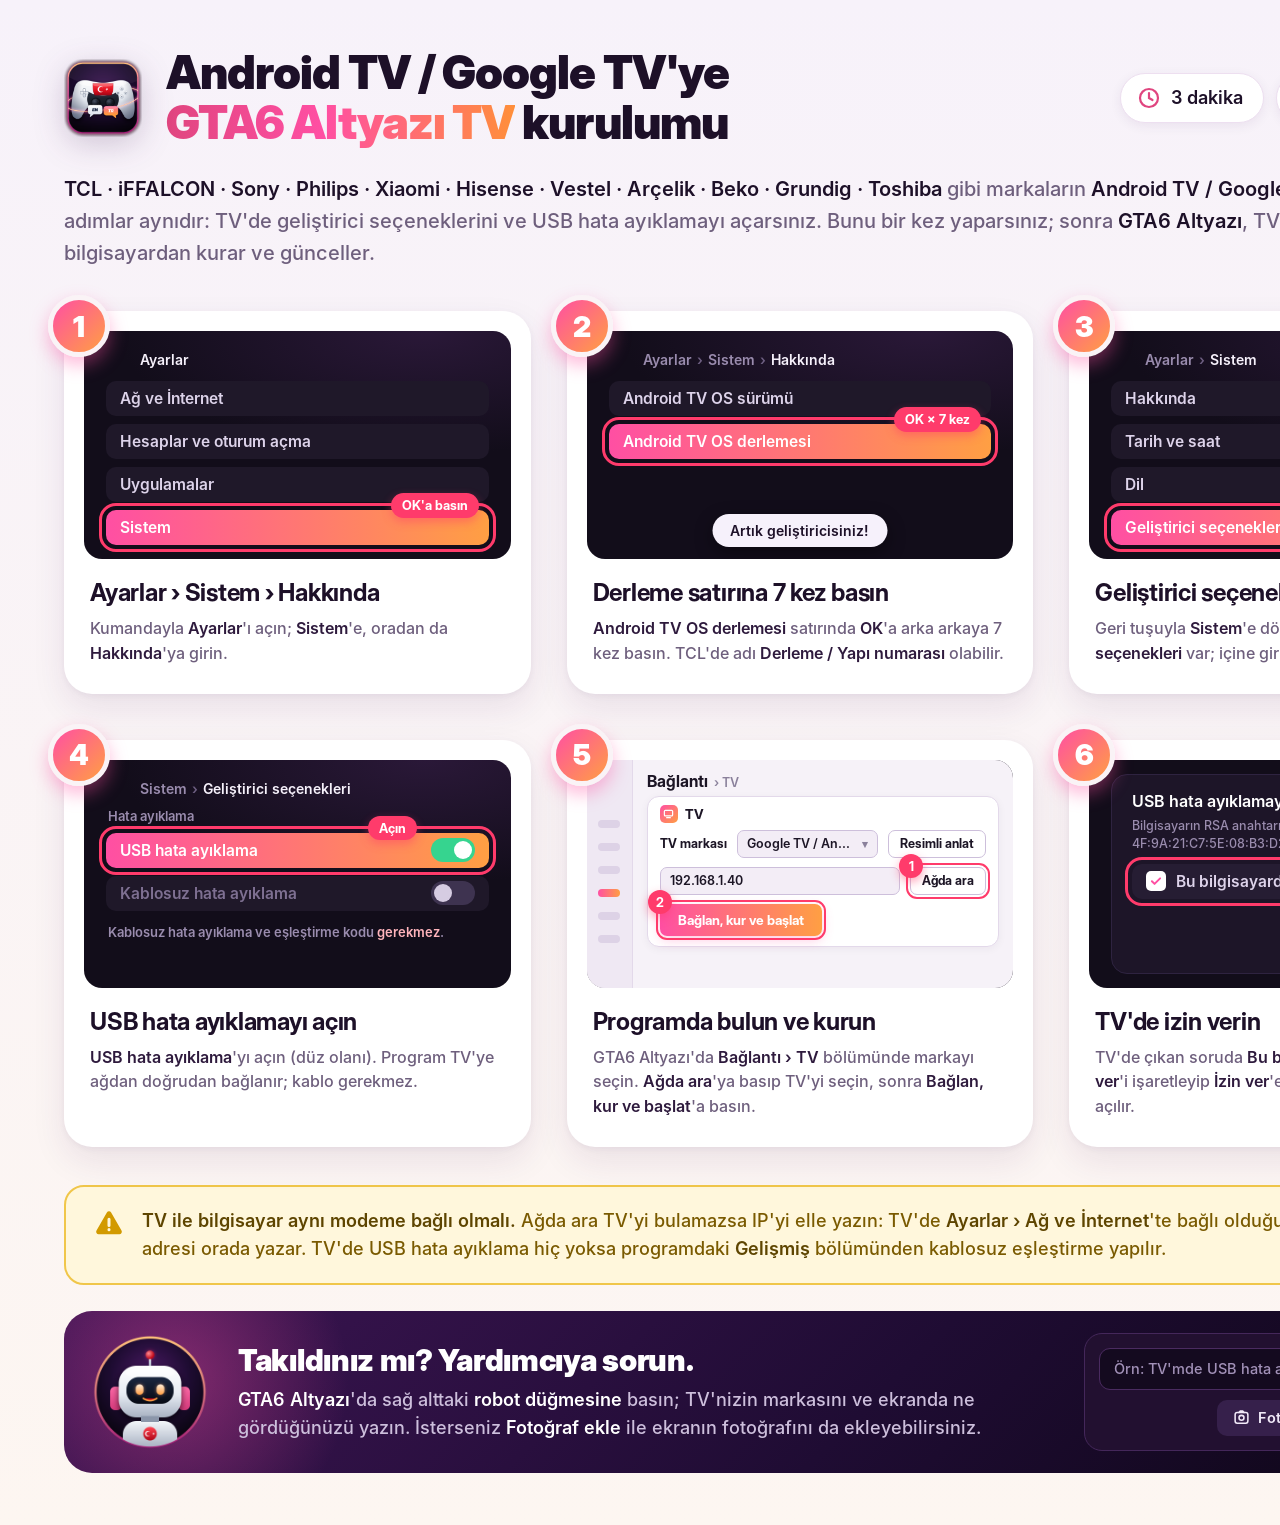
<file: tools/kurulum_gorsel/sablon.html>
<!doctype html>
<!--
  GTA6 Altyazı TV kurulum görselleri: sayfa şablonu ve ekran taklitleri (mock) için yardımcılar.
  İçerik veri.js'tedir; ciz.js bu sayfayı ?marka=android|lg|samsung ile açıp PNG'ye çevirir.
  Yeniden üretmek için:  NODE_PATH=$(npm root -g) node tools/kurulum_gorsel/ciz.js
-->
<html lang="tr">
<head>
<meta charset="utf-8">
<style>
@font-face { font-family: "Inter"; font-weight: 500; src: url("fonts/Inter-Medium.otf"); }
@font-face { font-family: "Inter"; font-weight: 600; src: url("../marka/fonts/Inter-SemiBold.otf"); }
@font-face { font-family: "Inter"; font-weight: 700; src: url("../marka/fonts/InterDisplay-Bold.otf"); }
@font-face { font-family: "InterD"; font-weight: 700; src: url("../marka/fonts/InterDisplay-Bold.otf"); }
@font-face { font-family: "InterD"; font-weight: 900; src: url("../marka/fonts/InterDisplay-Black.otf"); }

:root {
  --navy: #1d1028; --blue: #e0457f; --muted: #6e5f7d; --hl: linear-gradient(90deg, #ff4fa3, #ff9f43); --hlc: #ff4fa3; --red: #ff3b6b;
  --grad: linear-gradient(135deg, #ff4fa3, #ff9f43);
  --tv: #120d1a; --tvrow: #1f1829; --tvtext: #ddd3ea; --tvfaint: #9a8cae;
}
* { box-sizing: border-box; margin: 0; padding: 0; }
html, body { width: 1600px; }
body {
  font-family: "Inter", sans-serif; font-weight: 500; color: var(--navy);
  background: linear-gradient(180deg, #f7f2fa 0%, #fdf6f1 100%);
  padding: 48px 64px 52px; -webkit-font-smoothing: antialiased;
}
b { font-weight: 600; }

/* ---------- üst kısım */
.head { display: flex; align-items: center; gap: 24px; }
.head .logo { width: 78px; height: 78px; flex: none; filter: drop-shadow(0 8px 16px rgba(61, 21, 84, .22)); }
.head h1 { flex: 1; font-family: "InterD"; font-weight: 900; font-size: 46px; line-height: 1.08; letter-spacing: -0.02em; }
.head h1 em { font-style: normal; color: #e0457f; background: linear-gradient(90deg, #e0457f 0%, #ff4fa3 45%, #ff8f3a 100%); -webkit-background-clip: text; background-clip: text; -webkit-text-fill-color: transparent; }
.chips { display: flex; gap: 12px; flex: none; }
.chip {
  display: flex; align-items: center; gap: 10px; white-space: nowrap;
  background: #fff; border: 1px solid #eddff0; border-radius: 999px; padding: 12px 20px 12px 16px;
  font-weight: 600; font-size: 18px; color: var(--navy); box-shadow: 0 3px 12px rgba(61, 21, 84, .07);
}
.chip svg { width: 24px; height: 24px; color: var(--blue); }
.intro { margin-top: 26px; font-size: 20px; line-height: 1.6; color: var(--muted); max-width: 1440px; }
.intro b { color: var(--navy); }
.intro .brands { color: var(--navy); font-weight: 600; }

/* ---------- adım kartları */
.grid { margin-top: 42px; display: grid; grid-template-columns: repeat(3, 1fr); gap: 46px 36px; }
.card {
  position: relative; background: #fff; border-radius: 28px; padding: 20px 20px 28px;
  box-shadow: 0 14px 34px rgba(61, 21, 84, .09), 0 2px 6px rgba(61, 21, 84, .05);
}
.num {
  position: absolute; left: -16px; top: -16px; z-index: 5; width: 62px; height: 62px; border-radius: 50%;
  background: var(--grad); color: #fff; border: 5px solid #faf3f6; display: grid; place-items: center;
  font-family: "InterD"; font-weight: 900; font-size: 29px; box-shadow: 0 8px 18px rgba(255, 79, 163, .4);
}
.card h3 { margin: 20px 6px 8px; font-family: "InterD"; font-weight: 700; font-size: 24px; line-height: 1.2; letter-spacing: -0.01em; }
.card p { margin: 0 6px; font-size: 16px; line-height: 1.55; color: #6e5f7d; }
.card p b { color: #2e1a3d; }

/* ---------- TV ekranı taklidi */
.screen { position: relative; height: 228px; border-radius: 18px; background: var(--tv); padding: 20px 22px; overflow: hidden; color: var(--tvtext); }
.screen.glow { background: radial-gradient(120% 90% at 80% 0%, #2a1838 0%, var(--tv) 60%); }
.crumb { padding-left: 34px; margin-bottom: 13px; font-size: 14px; font-weight: 600; color: var(--tvfaint); white-space: nowrap; }
.crumb b { color: #f6f1fb; }
.crumb i { font-style: normal; margin: 0 5px; color: #6e5f82; }
.row {
  position: relative; height: 35px; margin-bottom: 8px; padding: 0 14px; border-radius: 10px;
  display: flex; align-items: center; gap: 10px; background: var(--tvrow); font-size: 15.5px; font-weight: 600; white-space: nowrap;
}
.row.dim { color: #7e7092; }
.row .sub { margin-left: auto; font-size: 12.5px; color: var(--tvfaint); }
.hl { background: var(--hl) !important; color: #fff !important; outline: 3px solid var(--red); outline-offset: 4px; }
.ring { outline: 3px solid var(--red); outline-offset: 4px; }
.tag {
  position: absolute; z-index: 4; right: 10px; top: -17px; padding: 4px 11px; border-radius: 999px; white-space: nowrap;
  background: var(--red); color: #fff; font-size: 13px; font-weight: 700; line-height: 1.25; box-shadow: 0 4px 10px rgba(255, 59, 107, .45);
}
.tag.n { right: auto; left: -12px; top: -14px; width: 24px; height: 24px; padding: 0; display: grid; place-items: center; font-size: 13px; }
.row .tg + .tag { right: 72px; }
.row .tg + .tag.edge { right: 10px; }
.tg { margin-left: auto; position: relative; width: 44px; height: 24px; border-radius: 12px; background: #3e3350; flex: none; }
.tg::after { content: ""; position: absolute; top: 3px; left: 3px; width: 18px; height: 18px; border-radius: 50%; background: #d6cce2; }
.tg.on { background: #36d48f; }
.tg.on::after { left: 23px; background: #fff; }
.hl .tg:not(.on) { background: rgba(255, 255, 255, .28); }
.hl .tg:not(.on)::after { background: #fff; }
.toast {
  position: absolute; left: 50%; bottom: 12px; transform: translateX(-50%); white-space: nowrap;
  background: #f6f1fb; color: #1d1028; border-radius: 999px; padding: 8px 18px; font-size: 14px; font-weight: 600;
  box-shadow: 0 6px 18px rgba(0, 0, 0, .4);
}
.hint { font-size: 13px; color: var(--tvfaint); font-weight: 600; }
.hint b { color: #ffb4bc; }

/* TV iletişim kutusu */
.dlg-bg { position: absolute; inset: 0; background: rgba(8, 4, 14, .55); }
.dlg { position: absolute; left: 22px; right: 22px; top: 14px; bottom: 14px; background: #1d1528; border-radius: 16px; padding: 16px 20px; border: 1px solid #2e2340; }
.dlg h4 { font-size: 16px; font-weight: 600; color: #fff; margin-bottom: 6px; }
.dlg .small { font-size: 12.5px; color: var(--tvfaint); line-height: 1.45; }
.cb { width: 20px; height: 20px; border-radius: 5px; background: #fff; display: grid; place-items: center; flex: none; }
.cb svg { width: 14px; height: 14px; color: var(--hlc); }
.btns { display: flex; justify-content: flex-end; gap: 12px; }
.btn { position: relative; height: 32px; padding: 0 18px; border-radius: 9px; display: flex; align-items: center; font-size: 14.5px; font-weight: 600; background: #2e2440; color: #ddd3ea; white-space: nowrap; }

/* rakam şeridi / döşemeler */
.tiles { display: grid; grid-template-columns: repeat(5, 1fr); gap: 8px; }
.tiles span { height: 30px; border-radius: 7px; background: #221a2e; }
.digits { position: relative; display: flex; gap: 6px; padding: 9px; border-radius: 12px; background: #17121f; border: 1px solid #2e2340; }
.digits > span, .grp > span:not(.tag) { flex: 1; height: 34px; border-radius: 7px; background: #2c2340; display: grid; place-items: center; font-size: 16px; font-weight: 600; color: #ddd3ea; }
.grp > span.on { background: var(--hlc); color: #fff; }
.field { position: relative; height: 34px; border-radius: 9px; background: #110c19; border: 1px solid #362a48; display: flex; align-items: center; padding: 0 12px; font-size: 15px; font-weight: 600; color: #fff; }
.dh { position: relative; display: flex; align-items: center; margin-bottom: 12px; }
.dh h4 { margin: 0; }
.seg { display: flex; margin-left: auto; background: #110c19; border-radius: 8px; padding: 3px; gap: 3px; }
.seg span { padding: 4px 14px; border-radius: 6px; font-size: 13.5px; font-weight: 600; color: var(--tvfaint); }
.seg span.on { background: var(--hlc); color: #fff; outline: 3px solid var(--red); outline-offset: 3px; }

/* kumanda */
.remote { position: absolute; width: 104px; border-radius: 52px; background: linear-gradient(180deg, #2e2540, #1e1729); border: 1px solid #3d3250; }
.pwr { position: relative; width: 36px; height: 36px; border-radius: 50%; background: #e2434f; display: grid; place-items: center; margin: 0 auto; }
.pwr svg { width: 20px; height: 20px; color: #fff; }
.okring { width: 70px; height: 70px; border-radius: 50%; background: #3d3250; margin: 18px auto 0; display: grid; place-items: center; font-size: 13px; font-weight: 600; color: #ddd3ea; }
.okring span { width: 34px; height: 34px; border-radius: 50%; background: #4f4264; display: grid; place-items: center; }
.rkeys { display: flex; justify-content: center; gap: 10px; margin-top: 16px; }
.rkeys span { width: 22px; height: 22px; border-radius: 50%; background: #3d3250; }

/* tarayıcı (açık) */
.browser { position: absolute; inset: 0; background: #f8f4f9; color: #1d1028; }
.browser .bar { height: 42px; background: #ece4ef; display: flex; align-items: center; gap: 8px; padding: 0 14px 0 64px; }
.browser .url { flex: 1; height: 26px; border-radius: 13px; background: #fff; display: flex; align-items: center; gap: 6px; padding: 0 12px; font-size: 13px; font-weight: 600; color: #463a55; }
.browser .url svg { width: 12px; height: 12px; color: #7a6c8a; }
.browser .nav { display: flex; align-items: center; gap: 12px; padding: 14px 18px; border-bottom: 1px solid #ebe2ee; background: #fff; }
.browser .brand { font-family: "InterD"; font-weight: 700; font-size: 15px; color: #1d1028; }
.browser .lnk { font-size: 13px; font-weight: 600; color: #574a66; }
.browser .su { position: relative; height: 30px; padding: 0 14px; border-radius: 8px; background: var(--hl); color: #fff; font-size: 13px; font-weight: 600; display: flex; align-items: center; }
.browser .body { padding: 18px; }
.browser .ln { height: 10px; border-radius: 5px; background: #e8dfeb; margin-bottom: 10px; }

/* ---------- GTA6 Altyazı uygulaması taklidi (açık tema) */
.app { position: absolute; inset: 0; background: #f6f2f8; display: flex; color: #1c1525; }
.app .side { width: 46px; flex: none; background: #efe8f3; border-right: 1px solid #e3d9ea; padding-top: 60px; }
.app .side span { display: block; width: 22px; height: 8px; border-radius: 4px; background: #ddd2e6; margin: 0 auto 15px; }
.app .side span.on { background: linear-gradient(90deg, #ff4fa3, #ff9f43); }
.app .main { flex: 1; padding: 11px 14px 0; min-width: 0; }
.app .pt { display: flex; align-items: baseline; gap: 6px; height: 18px; margin-bottom: 7px; font-family: "InterD"; font-weight: 700; font-size: 16px; }
.app .pt small { font-family: "Inter"; font-weight: 600; font-size: 12.5px; color: #8a809b; }
.app .crd { background: #fff; border: 1px solid #e3d9ea; border-radius: 12px; padding: 9px 12px 10px; box-shadow: 0 2px 8px rgba(40, 20, 60, .05); }
.app .ct { display: flex; align-items: center; gap: 7px; height: 16px; margin-bottom: 8px; font-weight: 700; font-size: 13.5px; }
.app .ct i { width: 18px; height: 18px; border-radius: 5px; background: linear-gradient(135deg, #ff4fa3, #ff9f43); display: grid; place-items: center; }
.app .ct i svg { width: 11px; height: 11px; color: #fff; }
.app .r { display: flex; align-items: center; gap: 10px; margin-bottom: 9px; }
.app .r:last-child { margin-bottom: 0; }
.app .lb { font-size: 12.5px; font-weight: 700; white-space: nowrap; }
.app .in { position: relative; flex: 1; min-width: 0; height: 28px; border-radius: 7px; background: #f3edf6; border: 1px solid #cdbfdb; display: flex; align-items: center; gap: 6px; padding: 0 9px; font-size: 12.5px; font-weight: 600; white-space: nowrap; }
.app .in .t { flex: 1; min-width: 0; overflow: hidden; text-overflow: ellipsis; }
.app .in .car { margin-left: auto; color: #8a809b; font-size: 11px; }
.app .b { position: relative; flex: none; height: 28px; padding: 0 11px; border-radius: 7px; background: #fff; border: 1px solid #cdbfdb; display: flex; align-items: center; font-size: 12.5px; font-weight: 700; white-space: nowrap; }
.app .b.p { height: 32px; padding: 0 18px; border: 0; color: #fff; font-size: 13.5px; background: linear-gradient(90deg, #ff4fa3, #ff9f43); box-shadow: 0 4px 12px rgba(255, 79, 163, .3); }
.app .note { height: 15px; margin-bottom: 9px; font-size: 11.5px; color: #5d536e; font-weight: 600; white-space: nowrap; }
.app .note b { color: #1c1525; font-weight: 700; }
.app .ring { outline-width: 2.5px; outline-offset: 2px; }
.app .hintr { font-size: 12px; font-weight: 600; color: #8a809b; }

/* ---------- tek tek ekranlara özel parçalar */
.tag.side { right: auto; top: 50%; left: calc(100% + 16px); transform: translateY(-50%); }
.hint.sect { padding-left: 2px; margin: -2px 0 9px; text-transform: none; }
.hint.lbl { margin: 0 0 6px 2px; }
.field + .hint.lbl { margin-top: 8px; }
.hint.mid { position: absolute; left: 0; right: 0; top: 56px; text-align: center; font-size: 14px; line-height: 1.5; }
.hint.below { margin-top: 12px; text-align: center; }
.row + .hint { margin-top: 12px; padding-left: 2px; line-height: 1.45; }
.dlgrow { margin: 11px 0 13px; background: #261d33; }
.dlgrow2 { margin: 6px 0 12px; background: #261d33; }
.dlg.tight { top: 24px; bottom: auto; padding: 16px 18px 18px; }
.dlg.tight .field { margin-bottom: 14px; }
.btns.left { justify-content: flex-start; margin-top: 12px; }
.btn.blue { background: var(--hl); color: #fff; }
.field.search { margin-bottom: 16px; color: #f2ecf8; }
.field svg { width: 16px; height: 16px; margin-right: 9px; color: var(--tvfaint); }
.store { display: flex; align-items: center; gap: 14px; padding: 14px; border-radius: 14px; background: var(--tvrow); }
.store .ico { width: 58px; height: 58px; border-radius: 14px; flex: none; display: grid; place-items: center; background: linear-gradient(135deg, #7b5cff, #c03cff); color: #fff; font-size: 17px; font-weight: 700; }
.store .nm { font-size: 16px; font-weight: 600; color: #fff; margin-bottom: 3px; }
.store .btn { margin-left: auto; }
.restart { display: flex; align-items: center; gap: 14px; margin-top: 10px; padding: 14px 16px; border-radius: 12px; background: #17121f; border: 1px dashed #3a2d4d; font-size: 14px; line-height: 1.45; color: var(--tvfaint); }
.restart b { color: #f2ecf8; font-size: 15px; }
.restart svg { width: 30px; height: 30px; color: #ff7ab8; flex: none; }
.info { display: flex; gap: 0; margin-top: 4px; padding: 10px 16px; border-radius: 12px; background: #17121f; }
.info div { flex: 1; display: flex; flex-direction: column; gap: 2px; }
.info span { font-size: 12.5px; font-weight: 600; color: var(--tvfaint); }
.info b { font-size: 19px; color: #fff; letter-spacing: .01em; }
.browser .mail { display: inline-flex; align-items: center; gap: 8px; margin-top: 8px; padding: 8px 12px; border-radius: 9px; background: #e5f6ec; color: #17784a; font-size: 13px; font-weight: 600; }
.browser .mail svg { width: 14px; height: 14px; }
.hbar { position: absolute; left: 22px; right: 22px; bottom: 24px; display: flex; gap: 10px; }
.tile { position: relative; width: 96px; height: 80px; border-radius: 12px; background: #221a2e; flex: none; display: flex; flex-direction: column; align-items: center; justify-content: center; gap: 7px; font-size: 13px; font-weight: 600; color: var(--tvtext); }
.tile svg { width: 24px; height: 24px; }
.tile.e { flex: 1; width: auto; background: #17121f; }
.digits .grp { position: relative; flex: 5; display: flex; gap: 6px; border-radius: 9px; }
.remote { left: 40px; top: 22px; height: 260px; padding-top: 22px; }
.minitv { position: absolute; left: 178px; right: 24px; top: 98px; height: 108px; border-radius: 12px; border: 3px solid #3d3250; background: #0c0814; display: flex; align-items: center; justify-content: center; gap: 14px; font-size: 14px; font-weight: 600; line-height: 1.4; color: var(--tvtext); }
.minitv svg { width: 34px; height: 34px; color: #ff7ab8; flex: none; }

/* ---------- uyarı ve yardım */
.warn {
  margin-top: 38px; display: flex; gap: 18px; align-items: flex-start; padding: 20px 28px;
  background: #fff7dc; border: 2px solid #f0c64a; border-radius: 20px; color: #7a5a00; font-size: 18px; line-height: 1.55;
}
.warn svg { flex: none; width: 30px; height: 30px; margin-top: 1px; color: #d29a00; }
.warn b { color: #5e4500; }
.help {
  margin-top: 26px; display: flex; align-items: center; gap: 30px; padding: 22px 32px 22px 28px;
  background: linear-gradient(135deg, #3d1554 0%, #1f0c33 55%, #0c0614 100%); border-radius: 28px; color: #fff; overflow: hidden; position: relative;
}
.help::before { content: ""; position: absolute; left: -80px; top: -120px; width: 380px; height: 380px; border-radius: 50%; background: radial-gradient(circle, rgba(255, 79, 163, .38), transparent 65%); }
.help .bot { position: relative; width: 116px; height: 116px; flex: none; }
.help .txt { position: relative; flex: 1; }
.help h2 { font-family: "InterD"; font-weight: 900; font-size: 30px; letter-spacing: -0.01em; margin-bottom: 8px; }
.help p { font-size: 18px; line-height: 1.55; color: #cdbfdc; }
.help p b { color: #fff; }
.ask { position: relative; width: 420px; flex: none; background: #221030; border: 1px solid #44275a; border-radius: 18px; padding: 14px; }
.ask .q { height: 42px; border-radius: 11px; background: #140a1f; border: 1px solid #4a2b60; display: flex; align-items: center; padding: 0 14px; font-size: 14.5px; color: #a291b8; white-space: nowrap; overflow: hidden; }
.ask .acts { display: flex; gap: 10px; margin-top: 10px; justify-content: flex-end; }
.ask .acts span { height: 36px; padding: 0 16px; border-radius: 10px; display: flex; align-items: center; gap: 8px; font-size: 14.5px; font-weight: 600; background: #36204b; color: #f1e9f8; }
.ask .acts span svg { width: 17px; height: 17px; }
.ask .acts span.go { background: linear-gradient(90deg, #ff4fa3, #ff9f43); color: #fff; }
</style>
</head>
<body>
<div id="root"></div>
<script>
/* ---- simgeler (emoji yerine) */
const I = {
  clock: '<svg viewBox="0 0 24 24" fill="none" stroke="currentColor" stroke-width="2.2" stroke-linecap="round"><circle cx="12" cy="12" r="9"/><path d="M12 7v5l3.5 2"/></svg>',
  remote: '<svg viewBox="0 0 24 24" fill="none" stroke="currentColor" stroke-width="2.1" stroke-linecap="round" stroke-linejoin="round"><rect x="7" y="2.5" width="10" height="19" rx="5"/><circle cx="12" cy="9" r="2.2"/><path d="M10 14.5h.01M14 14.5h.01M10 17.5h.01M14 17.5h.01"/></svg>',
  laptop: '<svg viewBox="0 0 24 24" fill="none" stroke="currentColor" stroke-width="2.1" stroke-linecap="round" stroke-linejoin="round"><rect x="4" y="5" width="16" height="11" rx="1.8"/><path d="M2 19.5h20"/></svg>',
  user: '<svg viewBox="0 0 24 24" fill="none" stroke="currentColor" stroke-width="2.1" stroke-linecap="round"><circle cx="12" cy="8" r="4"/><path d="M4.5 20.5c1.2-4 4-6 7.5-6s6.3 2 7.5 6"/></svg>',
  warn: '<svg viewBox="0 0 24 24" fill="currentColor"><path d="M10.3 3.6a2 2 0 0 1 3.4 0l8.3 14.4A2 2 0 0 1 20.3 21H3.7A2 2 0 0 1 2 18L10.3 3.6z"/><path d="M12 9v5M12 17.2v.1" stroke="#fff7dc" stroke-width="2.4" stroke-linecap="round"/></svg>',
  check: '<svg viewBox="0 0 24 24" fill="none" stroke="currentColor" stroke-width="3.4" stroke-linecap="round" stroke-linejoin="round"><path d="M5 12.5l4.5 4.5L19 7.5"/></svg>',
  search: '<svg viewBox="0 0 24 24" fill="none" stroke="currentColor" stroke-width="2.4" stroke-linecap="round"><circle cx="11" cy="11" r="6.5"/><path d="M16 16l4.5 4.5"/></svg>',
  lock: '<svg viewBox="0 0 24 24" fill="none" stroke="currentColor" stroke-width="2.6" stroke-linecap="round"><rect x="5" y="11" width="14" height="10" rx="2"/><path d="M8 11V8a4 4 0 0 1 8 0v3"/></svg>',
  power: '<svg viewBox="0 0 24 24" fill="none" stroke="currentColor" stroke-width="2.8" stroke-linecap="round"><path d="M12 3v8"/><path d="M6.6 6.6a7.5 7.5 0 1 0 10.8 0"/></svg>',
  home: '<svg viewBox="0 0 24 24" fill="none" stroke="currentColor" stroke-width="2.3" stroke-linecap="round" stroke-linejoin="round"><path d="M4 11l8-7 8 7"/><path d="M6 9.5V20h12V9.5"/></svg>',
  refresh: '<svg viewBox="0 0 24 24" fill="none" stroke="currentColor" stroke-width="2.4" stroke-linecap="round" stroke-linejoin="round"><path d="M20 12a8 8 0 1 1-2.4-5.7"/><path d="M20 4v5h-5"/></svg>',
  tv: '<svg viewBox="0 0 24 24" fill="none" stroke="currentColor" stroke-width="2.6" stroke-linecap="round" stroke-linejoin="round"><rect x="3" y="5" width="18" height="12" rx="2"/><path d="M8 21h8"/></svg>',
  photo: '<svg viewBox="0 0 24 24" fill="none" stroke="currentColor" stroke-width="2.2" stroke-linecap="round" stroke-linejoin="round"><rect x="3" y="5" width="18" height="15" rx="3"/><circle cx="12" cy="12.5" r="3.5"/><path d="M8.5 5l1.5-2h4l1.5 2"/></svg>',
  send: '<svg viewBox="0 0 24 24" fill="none" stroke="currentColor" stroke-width="2.3" stroke-linecap="round" stroke-linejoin="round"><path d="M4 12l16-8-6 16-2.5-6.5L4 12z"/></svg>',
  apps: '<svg viewBox="0 0 24 24" fill="currentColor"><rect x="3" y="3" width="8" height="8" rx="2"/><rect x="13" y="3" width="8" height="8" rx="2"/><rect x="3" y="13" width="8" height="8" rx="2"/><rect x="13" y="13" width="8" height="8" rx="2"/></svg>',
  input: '<svg viewBox="0 0 24 24" fill="none" stroke="currentColor" stroke-width="2.3" stroke-linecap="round" stroke-linejoin="round"><rect x="3" y="5" width="18" height="12" rx="2"/><path d="M12 8v6M9 11l3 3 3-3"/></svg>',
  gear: '<svg viewBox="0 0 24 24" fill="none" stroke="currentColor" stroke-width="2.3"><circle cx="12" cy="12" r="3.2"/><path d="M12 2.8v2.6M12 18.6v2.6M2.8 12h2.6M18.6 12h2.6M5.5 5.5l1.8 1.8M16.7 16.7l1.8 1.8M5.5 18.5l1.8-1.8M16.7 7.3l1.8-1.8" stroke-linecap="round"/></svg>',
};

/* ---- ekran parçaları: veri.js bunlarla ekranları kurar */
const tag = (t, cls = "") => t ? `<span class="tag ${cls}">${t}</span>` : "";
const ntag = (n) => `<span class="tag n">${n}</span>`;
const crumb = (...parts) => `<div class="crumb">${parts.map((p, i) => i === parts.length - 1 ? `<b>${p}</b>` : p).join("<i>›</i>")}</div>`;
const toggle = (on) => `<span class="tg${on ? " on" : ""}"></span>`;
function row(text, o = {}) {
  const cls = ["row", o.hl ? "hl" : "", o.ring ? "ring" : "", o.dim ? "dim" : ""].join(" ");
  const right = o.toggle !== undefined ? toggle(o.toggle) : (o.sub ? `<span class="sub">${o.sub}</span>` : "");
  return `<div class="${cls}">${text}${right}${tag(o.tag, o.tagEdge ? "edge" : "")}</div>`;
}
const screen = (inner, cls = "") => `<div class="screen ${cls}">${inner}</div>`;

/* GTA6 Altyazı › Bağlantı › TV bölümü (açık tema) */
function appTv(body) {
  return `<div class="app"><div class="side"><span></span><span></span><span></span><span class="on"></span><span></span><span></span></div>
    <div class="main"><div class="pt">Bağlantı <small>› TV</small></div>
    <div class="crd"><div class="ct"><i>${I.tv}</i>TV</div>${body}</div></div></div>`;
}

/* ---- sayfa */
function render(d) {
  const chips = d.chips.map(([ic, t]) => `<span class="chip">${I[ic]}${t}</span>`).join("");
  const cards = d.steps.map((s, i) => `<div class="card"><div class="num">${i + 1}</div>${s.screen}
      <h3>${s.title}</h3><p>${s.text}</p></div>`).join("");
  document.getElementById("root").innerHTML = `
    <div class="head"><img class="logo" src="../../altyazi/ui/marka/simge_yazisiz.png" alt="">
      <h1>${d.title}</h1><div class="chips">${chips}</div></div>
    <p class="intro">${d.intro}</p>
    <div class="grid">${cards}</div>
    <div class="warn">${I.warn}<div>${d.warn}</div></div>
    <div class="help"><img class="bot" src="../../altyazi/ui/marka/bot.png" alt="">
      <div class="txt"><h2>Takıldınız mı? Yardımcıya sorun.</h2>
        <p><b>GTA6 Altyazı</b>'da sağ alttaki <b>robot düğmesine</b> basın; TV'nizin markasını ve ekranda ne gördüğünüzü
        yazın. İsterseniz <b>Fotoğraf ekle</b> ile ekranın fotoğrafını da ekleyebilirsiniz.</p></div>
      <div class="ask"><div class="q">${d.ask}</div>
        <div class="acts"><span>${I.photo}Fotoğraf ekle</span><span class="go">${I.send}Gönder</span></div></div>
    </div>`;
}
</script>
<script src="veri.js"></script>
<script>
  const marka = new URLSearchParams(location.search).get("marka") || "android";
  render(DATA[marka]);
</script>
</body>
</html>
</file>
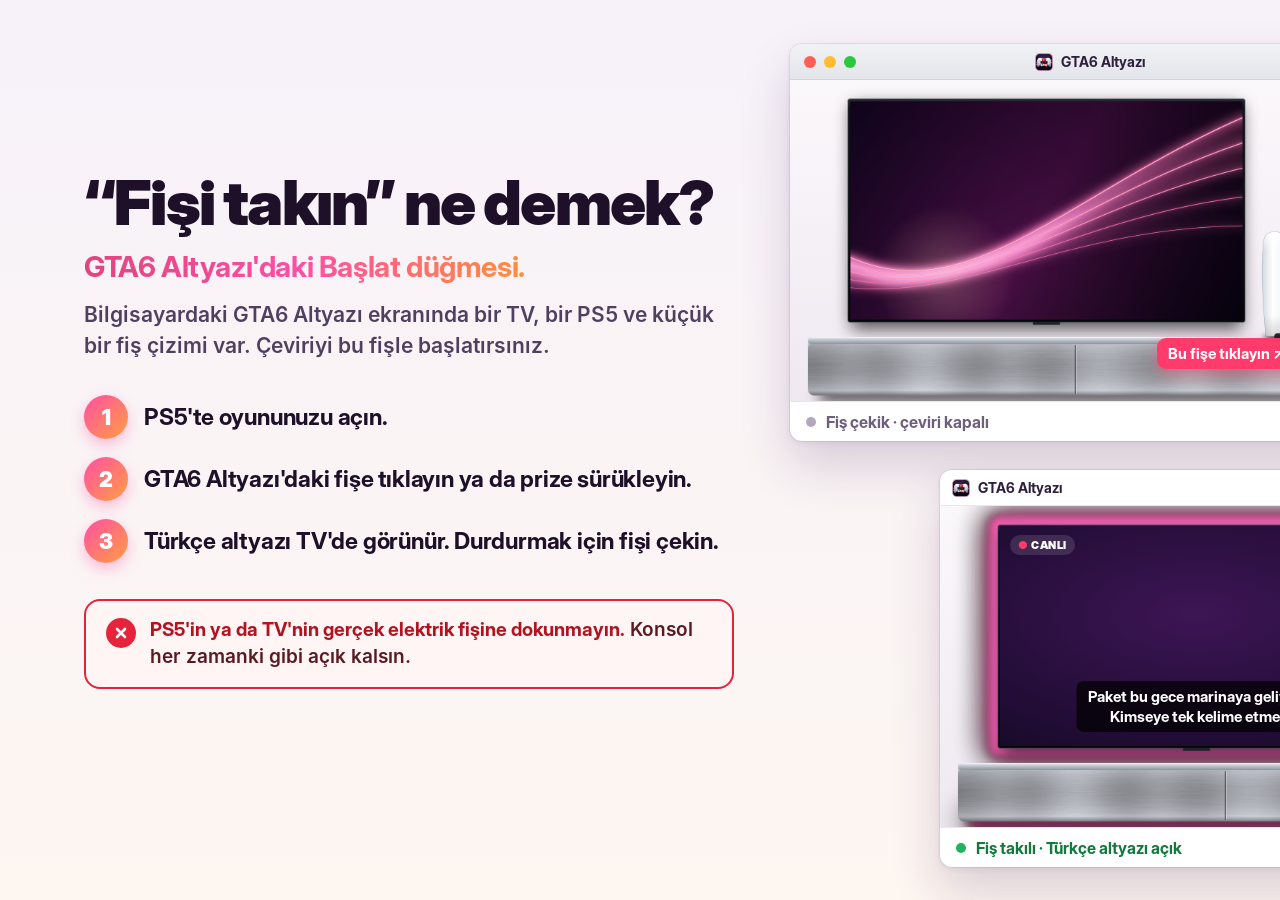
<file: tools/tanitim_gorsel/fis-nedir.html>
<!doctype html>
<html lang="tr"><head><meta charset="utf-8">
<link rel="stylesheet" href="ortak.css">
<style>
  /* 1600×900 rehber görseli: "Fişi takın" ne demek? (sahne.png + sahne.json geometrisi) */
  html, body { width: 1600px; height: 900px; }
  body { background: linear-gradient(180deg, #f7f2fa 0%, #fdf6f1 100%); }
  .sol { position: absolute; left: 84px; top: 170px; width: 650px; }
  h1 { font-weight: 900; font-size: 62px; letter-spacing: -1.8px; line-height: 1.05; color: #1d1028; }
  .mavi { margin-top: 14px; font-weight: 700; font-size: 29px; color: #e0457f; letter-spacing: -0.4px; width: max-content;
    background: linear-gradient(90deg, #e0457f 0%, #ff4fa3 50%, #ff8f3a 100%); -webkit-background-clip: text; background-clip: text; -webkit-text-fill-color: transparent; }
  .acik { margin-top: 16px; font-size: 21px; line-height: 1.45; color: #4f4060; }
  ol { list-style: none; margin-top: 34px; display: flex; flex-direction: column; gap: 18px; }
  li { display: flex; align-items: center; gap: 16px; font-weight: 700; font-size: 23px; color: #1d1028; letter-spacing: -0.2px; }
  li i { flex: none; width: 44px; height: 44px; border-radius: 50%; background: linear-gradient(135deg,#ff4fa3,#ff9f43); color: #fff; font-style: normal; font-weight: 900; font-size: 22px;
    display: grid; place-items: center; box-shadow: 0 6px 14px rgba(255,79,163,.35); }
  .uyari { margin-top: 36px; display: flex; gap: 14px; align-items: flex-start; padding: 16px 20px; border: 2.5px solid #e5243b; border-radius: 16px;
    background: #fff5f5; font-size: 19px; line-height: 1.42; color: #5a1a22; }
  .uyari .x { flex: none; width: 30px; height: 30px; border-radius: 50%; background: #e5243b; display: grid; place-items: center; margin-top: 1px; }
  .uyari b { color: #b3121f; }

  .pencere { position: absolute; width: 600px; background: #fff; border-radius: 12px; overflow: hidden;
    box-shadow: 0 24px 50px rgba(61,21,84,.18), 0 2px 6px rgba(61,21,84,.08), 0 0 0 1px rgba(61,21,84,.08); }
  .p1 { left: 790px; top: 44px; }
  .p2 { left: 940px; top: 470px; }
  .baslik { height: 36px; display: flex; align-items: center; font-size: 14px; font-weight: 700; color: #2e1f3d; position: relative; }
  .mac { background: linear-gradient(#f1f2f5, #e3e5ea); border-bottom: 1px solid #d2d5dc; justify-content: center; }
  .mac .isik { position: absolute; left: 14px; top: 12px; display: flex; gap: 8px; }
  .mac .isik i { width: 12px; height: 12px; border-radius: 50%; display: block; }
  .win { background: #fff; border-bottom: 1px solid #e6e8ee; padding-left: 12px; }
  .win .kontrol { position: absolute; right: 0; top: 0; height: 36px; display: flex; }
  .win .kontrol span { width: 46px; height: 36px; display: grid; place-items: center; }
  .baslik img { width: 18px; height: 18px; margin-right: 8px; }
  .sahne { position: relative; width: 600px; height: 321px; overflow: hidden; background: linear-gradient(180deg, #fbf8fb, #efe8f1); }
  .sahne > img, .sahne > svg { position: absolute; }
  .durum { height: 40px; display: flex; align-items: center; gap: 10px; padding: 0 16px; font-weight: 700; font-size: 16px; border-top: 1px solid #e6e8ee; }
  .durum i { width: 10px; height: 10px; border-radius: 50%; display: block; }
  .ekran { position: absolute; overflow: hidden; background: radial-gradient(120% 100% at 50% 40%, #3d1554 0%, #1f0c33 60%, #0c0614 100%); }
  .canli { position: absolute; left: 10px; top: 9px; font-weight: 900; font-size: 11px; color: #fff; letter-spacing: .6px;
    background: rgba(255,255,255,.12); padding: 3px 8px; border-radius: 999px; }
  .canli b { color: #ff3b6b; }
  .tvalty { position: absolute; left: 50%; bottom: 14px; transform: translateX(-50%); width: max-content; background: rgba(0,0,0,.72); color: #fff;
    font-weight: 700; font-size: 15px; line-height: 1.3; text-align: center; padding: 6px 12px; border-radius: 7px; }
  .not { position: absolute; background: #ff3b6b; color: #fff; font-weight: 700; font-size: 15px; padding: 6px 11px; border-radius: 9px; white-space: nowrap;
    box-shadow: 0 6px 14px rgba(255,59,107,.4); }
</style></head>
<body>
<div class="sol">
  <h1>“Fişi takın” ne demek?</h1>
  <div class="mavi">GTA6 Altyazı'daki Başlat düğmesi.</div>
  <p class="acik">Bilgisayardaki GTA6 Altyazı ekranında bir TV, bir PS5 ve küçük bir fiş çizimi var. Çeviriyi bu fişle başlatırsınız.</p>
  <ol>
    <li><i>1</i>PS5'te oyununuzu açın.</li>
    <li><i>2</i>GTA6 Altyazı'daki fişe tıklayın ya da prize sürükleyin.</li>
    <li><i>3</i>Türkçe altyazı TV'de görünür. Durdurmak için fişi çekin.</li>
  </ol>
  <div class="uyari"><div class="x"><svg width="12" height="12" viewBox="0 0 12 12"><path d="M2 2l8 8M10 2l-8 8" stroke="#fff" stroke-width="2.6" stroke-linecap="round"/></svg></div>
    <div><b>PS5'in ya da TV'nin gerçek elektrik fişine dokunmayın.</b> Konsol her zamanki gibi açık kalsın.</div></div>
</div>
<div id="pencereler"></div>
<script src="ortak.js"></script>
<script>
// sahne.json (altyazi/ui/marka/sahne.json) ile aynı geometri
const S = { w: 1720, h: 980, screen: [228, 98, 1312, 702], socket: [1570, 396, 1654, 480], plug_rest: [1556, 736], cable_from: [1510, 728] };
const K = 600 / 1660, OX = 60, OY = 40;                      // sahne kırpma: x 60..1720, y 40..928
const px = (x) => (x - OX) * K, py = (y) => (y - OY) * K;
const resim = (ad, ek = "") => `<img src="${MARKA}${ad}" style="left:${-OX * K}px;top:${-OY * K}px;width:${S.w * K}px;height:${S.h * K}px;${ek}">`;
const katman = (ic) => `<svg width="600" height="321" viewBox="${OX} ${OY} ${600 / K} ${321 / K}" style="left:0;top:0">${ic}</svg>`;
const kirmiziHalka = (x, y, r) => `<circle cx="${x}" cy="${y}" r="${r}" fill="none" stroke="#ff3b6b" stroke-width="9"/>`;

// fiş çekik: dik duran siyah fiş (iki pim) + kablo
const [fx, fy] = S.plug_rest, [kx, ky] = S.cable_from;
const fisCekik = `
  <path d="M${kx} ${ky} C${kx + 6} ${ky + 26}, ${fx - 8} ${fy + 30}, ${fx} ${fy + 14}" stroke="#15161b" stroke-width="9" fill="none" stroke-linecap="round"/>
  <g transform="rotate(14 ${fx} ${fy})">
    <rect x="${fx - 9}" y="${fy - 70}" width="6" height="30" rx="3" fill="#c9ced8" stroke="#8b919e" stroke-width="1.5"/>
    <rect x="${fx + 5}" y="${fy - 70}" width="6" height="30" rx="3" fill="#c9ced8" stroke="#8b919e" stroke-width="1.5"/>
    <rect x="${fx - 22}" y="${fy - 44}" width="46" height="50" rx="12" fill="#1b1c22"/>
    <rect x="${fx - 22}" y="${fy - 44}" width="46" height="12" rx="6" fill="#2c2e36"/>
    <path d="M${fx - 14} ${fy - 20} h30 M${fx - 14} ${fy - 11} h30 M${fx - 14} ${fy - 2} h30" stroke="#33353e" stroke-width="3"/>
    <rect x="${fx - 7}" y="${fy + 4}" width="16" height="14" rx="4" fill="#1b1c22"/>
  </g>`;
// fiş takılı: prizde yuvarlak siyah kapak + kablo
const sx = (S.socket[0] + S.socket[2]) / 2, sy = (S.socket[1] + S.socket[3]) / 2;
const fisTakili = `
  <defs><radialGradient id="kp" cx=".38" cy=".32" r=".8"><stop offset="0" stop-color="#4a4d58"/><stop offset=".5" stop-color="#1d1e24"/><stop offset="1" stop-color="#0c0c10"/></radialGradient></defs>
  <path d="M${sx} ${sy + 40} C${sx} ${sy + 150}, ${kx + 50} ${ky - 120}, ${kx + 24} ${ky - 10} S${kx + 6} ${ky}, ${kx} ${ky}" stroke="#15161b" stroke-width="9" fill="none" stroke-linecap="round"/>
  <rect x="${sx - 9}" y="${sy + 22}" width="18" height="24" rx="5" fill="#15161b"/>
  <circle cx="${sx}" cy="${sy}" r="31" fill="url(#kp)" stroke="#000" stroke-width="2"/>
  <circle cx="${sx}" cy="${sy}" r="19" fill="none" stroke="#3a3c46" stroke-width="2.5"/>`;

const [e0, e1, e2, e3] = S.screen;
document.getElementById("pencereler").innerHTML = `
<div class="pencere p1">
  <div class="baslik mac"><div class="isik"><i style="background:#ff5f57"></i><i style="background:#febc2e"></i><i style="background:#28c840"></i></div>
    <img src="${MARKA}simge_yazisiz.png">GTA6 Altyazı</div>
  <div class="sahne">
    ${resim("sahne.png")}
    ${katman(fisCekik + kirmiziHalka(fx + 2, fy - 22, 74))}
    <div class="not" style="right:${600 - px(fx) + 36}px;top:${py(fy) + 6}px">Bu fişe tıklayın ↗</div>
  </div>
  <div class="durum" style="color:#6e5f7d"><i style="background:#b3a7bf"></i>Fiş çekik · çeviri kapalı</div>
</div>
<div class="pencere p2">
  <div class="baslik win"><img src="${MARKA}simge_yazisiz.png">GTA6 Altyazı
    <div class="kontrol">
      <span><svg width="10" height="10"><path d="M0 5h10" stroke="#333" stroke-width="1.2"/></svg></span>
      <span><svg width="10" height="10"><rect x=".6" y=".6" width="8.8" height="8.8" fill="none" stroke="#333" stroke-width="1.2"/></svg></span>
      <span><svg width="10" height="10"><path d="M0 0l10 10M10 0L0 10" stroke="#333" stroke-width="1.2"/></svg></span></div></div>
  <div class="sahne">
    ${resim("sahne_isik.png", "opacity:.9")}
    ${resim("sahne.png")}
    <div class="ekran" style="left:${px(e0) - 1}px;top:${py(e1) - 1}px;width:${(e2 - e0) * K + 2}px;height:${(e3 - e1) * K + 2}px">
      <div class="canli"><b>●</b> CANLI</div>
      <div class="tvalty">Paket bu gece marinaya geliyor.<br>Kimseye tek kelime etme.</div></div>
    ${katman(fisTakili + kirmiziHalka(sx, sy, 62))}
    <div class="not" style="right:${600 - px(sx) + 30}px;top:${py(sy) - 64}px">Prizde: çeviri açık ✓</div>
  </div>
  <div class="durum" style="color:#127a3d"><i style="background:#22b35e"></i>Fiş takılı · Türkçe altyazı açık</div>
</div>`;
</script>
</body></html>
</file>
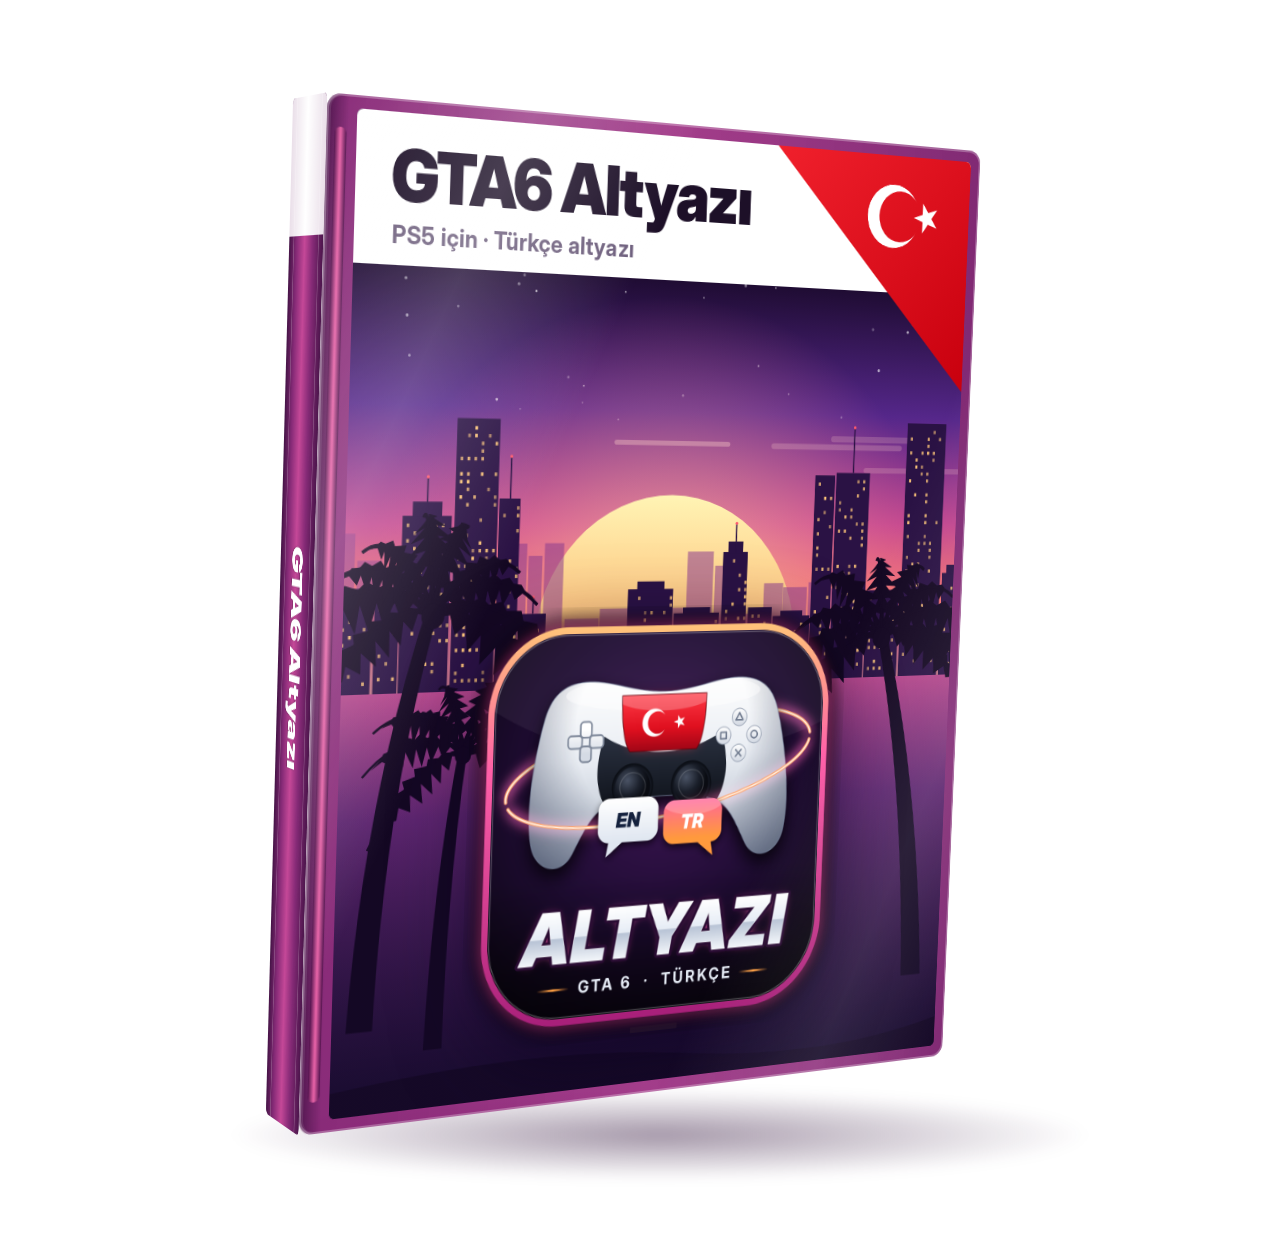
<file: tools/tanitim_gorsel/kutu.html>
<!doctype html>
<html lang="tr"><head><meta charset="utf-8">
<link rel="stylesheet" href="ortak.css">
<style>
  /* 1260×1260, saydam zemin: perspektifte yarı saydam mor-magenta oyun kutusu (kendi tasarımımız; konsol/oyun logosu yok). */
  html, body { width: 1260px; height: 1260px; background: transparent; }
  .golge { position: absolute; left: 230px; top: 1090px; width: 860px; height: 90px; border-radius: 50%;
    background: radial-gradient(closest-side, rgba(40,8,50,.42), rgba(40,8,50,0)); filter: blur(6px); }
  .sahne { position: absolute; inset: 0; perspective: 2600px; perspective-origin: 50% 42%; }
  .kutu { position: absolute; left: 270px; top: 130px; width: 740px; height: 960px; transform-style: preserve-3d;
    transform: rotateY(30deg) rotateX(-4deg); }
  .yuz { position: absolute; backface-visibility: hidden; }
  .on { inset: 0; transform: translateZ(40px); border-radius: 14px;
    background: linear-gradient(90deg, rgba(74,14,72,.96) 0, rgba(128,26,110,.92) 3%, rgba(150,34,122,.88) 50%, rgba(118,24,104,.92) 100%); }
  .sirt { top: 0; left: 330px; width: 80px; height: 960px; transform: rotateY(-90deg) translateZ(370px);
    background: linear-gradient(90deg, rgba(62,12,64,.97) 0%, rgba(124,26,108,.93) 22%, rgba(190,52,140,.9) 46%, rgba(124,26,108,.93) 70%, rgba(70,14,70,.97) 100%); border-radius: 6px; overflow: hidden; }
  .sirt .bant { position: absolute; left: 0; right: 0; top: 0; height: 128px; background: linear-gradient(90deg,#eadfe9,#ffffff 46%,#eadfe9); }
  .sirt .yazi { position: absolute; left: 50%; top: 520px; transform: translate(-50%,-50%) rotate(90deg); white-space: nowrap;
    color: #fff; font-weight: 900; font-size: 34px; letter-spacing: -0.4px; text-shadow: 0 1px 2px rgba(0,0,0,.3); }
  .sirt .cizgi { position: absolute; top: 0; bottom: 0; width: 2px; background: rgba(255,255,255,.18); }
  .ustyuz { left: 0; top: 440px; width: 740px; height: 80px; transform: rotateX(90deg) translateZ(480px);
    background: linear-gradient(180deg, rgba(196,58,146,.92), rgba(128,26,110,.92)); border-radius: 6px; }
  /* kapak */
  .kapak { position: absolute; left: 30px; top: 12px; right: 12px; bottom: 12px; border-radius: 6px; overflow: hidden; background: #1f0c33; }
  .kapak .bant { position: absolute; left: 0; right: 0; top: 0; height: 140px; background: #fff; }
  .kapak .ad { position: absolute; left: 36px; top: 24px; font-weight: 900; font-size: 66px; letter-spacing: -1.8px; color: #1d1028; line-height: 1; }
  .kapak .ps { position: absolute; left: 38px; top: 98px; font-weight: 700; font-size: 23px; color: #6e5f7d; letter-spacing: .2px; }
  .kapak .sanat { position: absolute; left: 0; right: 0; top: 140px; bottom: 0; }
  .kapak .sanat svg { display: block; }
  .kapak .karartma { position: absolute; left: 0; right: 0; bottom: 0; height: 420px; background: linear-gradient(180deg, rgba(20,8,40,0), rgba(20,8,40,.55)); }
  .kapak .simge { position: absolute; left: 50%; bottom: 46px; width: 430px; height: 430px; transform: translateX(-50%);
    filter: drop-shadow(0 24px 40px rgba(10,0,30,.6)); }
  .kapak .ucgen { position: absolute; right: 0; top: 0; }
  .parlama { position: absolute; inset: 0; border-radius: 14px; pointer-events: none;
    background: linear-gradient(115deg, rgba(255,255,255,0) 0%, rgba(255,255,255,.20) 18%, rgba(255,255,255,0) 34%, rgba(255,255,255,0) 70%, rgba(255,255,255,.10) 86%, rgba(255,255,255,0) 100%); }
  .kenar { position: absolute; inset: 0; border-radius: 14px; box-shadow: inset 0 0 0 2px rgba(255,255,255,.28), inset 4px 0 0 rgba(255,255,255,.10); }
  .mentese { position: absolute; left: 8px; top: 30px; bottom: 30px; width: 12px; border-radius: 6px;
    background: linear-gradient(90deg, #4a0e48, #ff6fb4 50%, #4a0e48); opacity: .85; }
</style></head>
<body>
<div class="golge"></div>
<div class="sahne"><div class="kutu">
  <div class="yuz ustyuz"></div>
  <div class="yuz sirt"><div class="bant"></div><div class="cizgi" style="left:10px"></div><div class="cizgi" style="right:10px"></div>
    <div class="yazi">GTA6 Altyazı</div></div>
  <div class="yuz on">
    <div class="mentese"></div>
    <div class="kapak" id="kapak"></div>
    <div class="parlama"></div><div class="kenar"></div>
  </div>
</div></div>
<script src="ortak.js"></script>
<script>
const W = 698, H = 936;
const U = 240;
document.getElementById("kapak").innerHTML = `
  <div class="sanat">${sehir(W, H - 140, { tohum: 5, gunesX: 0.5, gunesR: 150, ufuk: 0.5, kum: 0.97,
      palmiyeler: [[0.04, 0.9, 0.5, 0.16], [0.15, 0.93, 0.36, 0.08], [0.95, 0.9, 0.46, -0.15]] })}</div>
  <div class="karartma"></div>
  <div class="bant"></div>
  <div class="ad">GTA6 Altyazı</div>
  <div class="ps">PS5 için · Türkçe altyazı</div>
  <svg class="ucgen" width="${U}" height="${U}" viewBox="0 0 ${U} ${U}">
    <defs><linearGradient id="kr" x1="0" y1="0" x2="1" y2="1"><stop offset="0" stop-color="#f0202c"/><stop offset="1" stop-color="#c8000e"/></linearGradient></defs>
    <path d="M0 0 H${U} V${U} Z" fill="url(#kr)"/>
    ${ayYildiz(U - 96, 62, 130)}
  </svg>
  <img class="simge" src="${MARKA}simge.png">`;
</script>
</body></html>
</file>
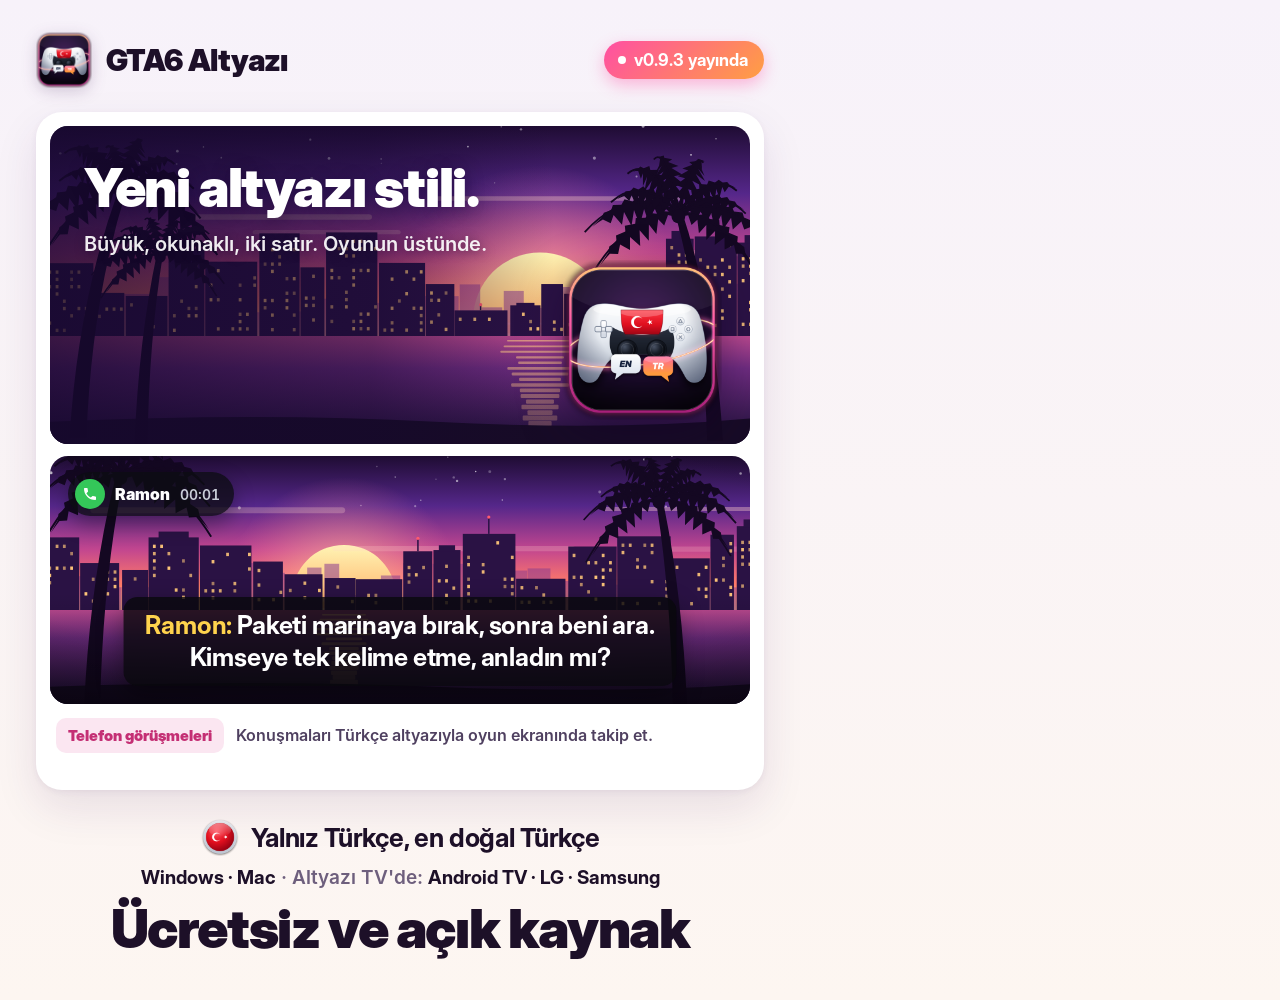
<file: tools/tanitim_gorsel/tanitim-altyazi.html>
<!doctype html>
<html lang="tr"><head><meta charset="utf-8">
<link rel="stylesheet" href="ortak.css">
<style>
  .ui { background: transparent; overflow: visible; }
  .sahne { position: absolute; left: 0; right: 0; top: 0; height: 248px; border-radius: 18px; overflow: hidden; }
  .sahne .golge { position: absolute; inset: 0; background: radial-gradient(120% 90% at 50% 40%, rgba(0,0,0,0) 50%, rgba(0,0,0,.45) 100%),
    linear-gradient(180deg, rgba(0,0,0,0) 55%, rgba(0,0,0,.35)); }
  .arama { position: absolute; left: 18px; top: 16px; display: flex; align-items: center; gap: 10px; padding: 7px 14px 7px 7px;
    border-radius: 999px; background: rgba(12,12,18,.78); color: #fff; box-shadow: 0 8px 20px rgba(0,0,0,.35); }
  .arama .ik { width: 30px; height: 30px; border-radius: 50%; background: #34c759; display: grid; place-items: center; }
  .arama b { font-weight: 900; font-size: 16px; }
  .arama span { font-size: 14px; color: #c9cdd8; font-variant-numeric: tabular-nums; }
  .alty { position: absolute; left: 50%; bottom: 18px; transform: translateX(-50%); width: max-content; max-width: 640px;
    background: rgba(8,8,12,.80); color: #fff; border-radius: 14px; padding: 12px 22px 13px; text-align: center;
    font-weight: 700; font-size: 25px; line-height: 1.28; letter-spacing: -0.2px; box-shadow: 0 10px 26px rgba(0,0,0,.4); }
  .alty .kim { color: #ffd34d; }
  .aciklama { position: absolute; left: 6px; right: 6px; top: 262px; display: flex; align-items: center; gap: 12px; }
  .aciklama .et { flex: none; background: #fbe6f1; color: #c42f74; font-weight: 900; font-size: 15px; padding: 8px 12px; border-radius: 10px; }
  .aciklama p { font-size: 16px; line-height: 1.3; color: #4f4060; }
</style></head>
<body>
<script src="ortak.js"></script>
<script>
const tel = `<svg width="16" height="16" viewBox="0 0 24 24"><path fill="#fff" d="M6.6 10.8c1.4 2.8 3.8 5.1 6.6 6.6l2.2-2.2c.3-.3.7-.4 1-.2 1.1.4 2.3.6 3.6.6.6 0 1 .4 1 1V20c0 .6-.4 1-1 1C10.6 21 3 13.4 3 4c0-.6.4-1 1-1h3.5c.6 0 1 .4 1 1 0 1.3.2 2.5.6 3.6.1.3 0 .7-.2 1z"/></svg>`;
kart({
  baslik: "Yeni altyazı stili.",
  alt: "Büyük, okunaklı, iki satır. Oyunun üstünde.",
  sehir: { tohum: 88, gunesX: 0.7 },
  sag: `<img class="simge" src="${MARKA}simge_yazisiz.png">`,
  oyunArka: false,
  ui: `<div class="sahne">${sehir(700, 248, { tohum: 19, gunesX: 0.42, ufuk: 0.62, palmiyeler: [[0.06, 1.02, 0.95, 0.12], [0.9, 1.02, 0.85, -0.1]] })}
      <div class="golge"></div>
      <div class="arama"><div class="ik">${tel}</div><b>Ramon</b><span>00:01</span></div>
      <div class="alty"><span class="kim">Ramon:</span> Paketi marinaya bırak, sonra beni ara.<br>Kimseye tek kelime etme, anladın mı?</div>
    </div>
    <div class="aciklama"><div class="et">Telefon görüşmeleri</div><p>Konuşmaları Türkçe altyazıyla oyun ekranında takip et.</p></div>`
});
</script>
</body></html>
</file>
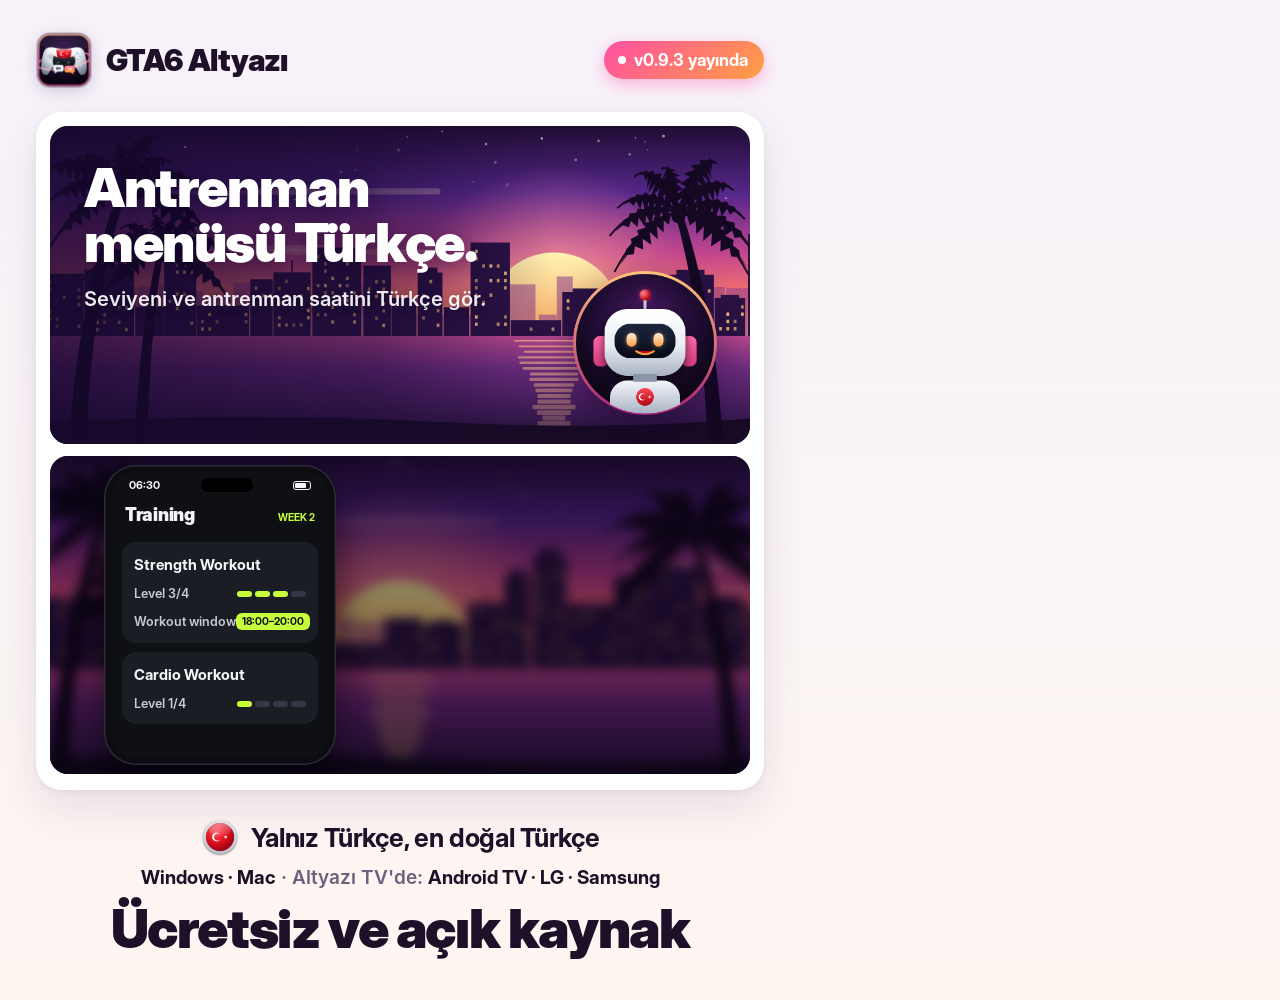
<file: tools/tanitim_gorsel/tanitim-antrenman.html>
<!doctype html>
<html lang="tr"><head><meta charset="utf-8">
<link rel="stylesheet" href="ortak.css">
<style>
  :root { --vurgu: #c8ff3d; }
  .tel .ekran { background: #0e1014; color: #f2f4f8; }
  .tel .durum b { background: #000; }
  .bas { padding: 6px 14px 8px; display: flex; align-items: baseline; justify-content: space-between; }
  .bas .k { font-weight: 900; font-size: 18px; letter-spacing: -0.3px; }
  .bas small { font-size: 10px; color: var(--vurgu); font-weight: 700; }
  .ant { margin: 9px 11px 0; background: #1a1d24; border-radius: 14px; padding: 12px 12px 13px; }
  .ant .k { font-weight: 700; font-size: 15px; display: inline-block; }
  .ant .sev { margin-top: 12px; display: flex; align-items: center; gap: 8px; }
  .ant .sev span { font-size: 12.5px; color: #c7ccd8; display: inline-block; }
  .ant .sev .bar { display: flex; gap: 3px; margin-left: auto; }
  .ant .sev .bar i { width: 15px; height: 6px; border-radius: 3px; background: #343846; display: block; }
  .ant .sev .bar i.d { background: var(--vurgu); }
  .ant .zam { margin-top: 12px; display: flex; justify-content: space-between; align-items: center; font-size: 12.5px; color: #c7ccd8; }
  .ant .zam span { display: inline-block; white-space: nowrap; }
  .ant .zam b { color: #0e1014; background: var(--vurgu); border-radius: 6px; padding: 2px 6px; font-size: 10.5px; white-space: nowrap; }
</style></head>
<body>
<script src="ortak.js"></script>
<script>
kart({
  baslik: "Antrenman menüsü Türkçe.",
  alt: "Seviyeni ve antrenman saatini Türkçe gör.",
  sehir: { tohum: 44, gunesX: 0.72 },
  oyun: { tohum: 9, gunesX: 0.5 },
  ui: `
  <div class="tel"><div class="ekran">
    <div class="durum"><span>06:30</span><b></b><span class="pil"></span></div>
    <div class="bas"><div class="k">Training</div><small>WEEK 2</small></div>
    <div class="ant"><div class="k" data-tr="Güç Antrenmanı">Strength Workout</div>
      <div class="sev"><span data-tr="Seviye 3/4">Level 3/4</span><div class="bar"><i class="d"></i><i class="d"></i><i class="d"></i><i></i></div></div>
      <div class="zam"><span data-tr="Antrenman zamanı">Workout window</span><b>18:00–20:00</b></div></div>
    <div class="ant"><div class="k" data-tr="Kardiyo Antrenmanı">Cardio Workout</div>
      <div class="sev"><span data-tr="Seviye 1/4">Level 1/4</span><div class="bar"><i class="d"></i><i></i><i></i><i></i></div></div></div>
  </div></div>`
});
window.hazir = () => cipler("#121419", { kenar: "#c8ff3d", cizgi: "#c8ff3d" });
</script>
</body></html>
</file>
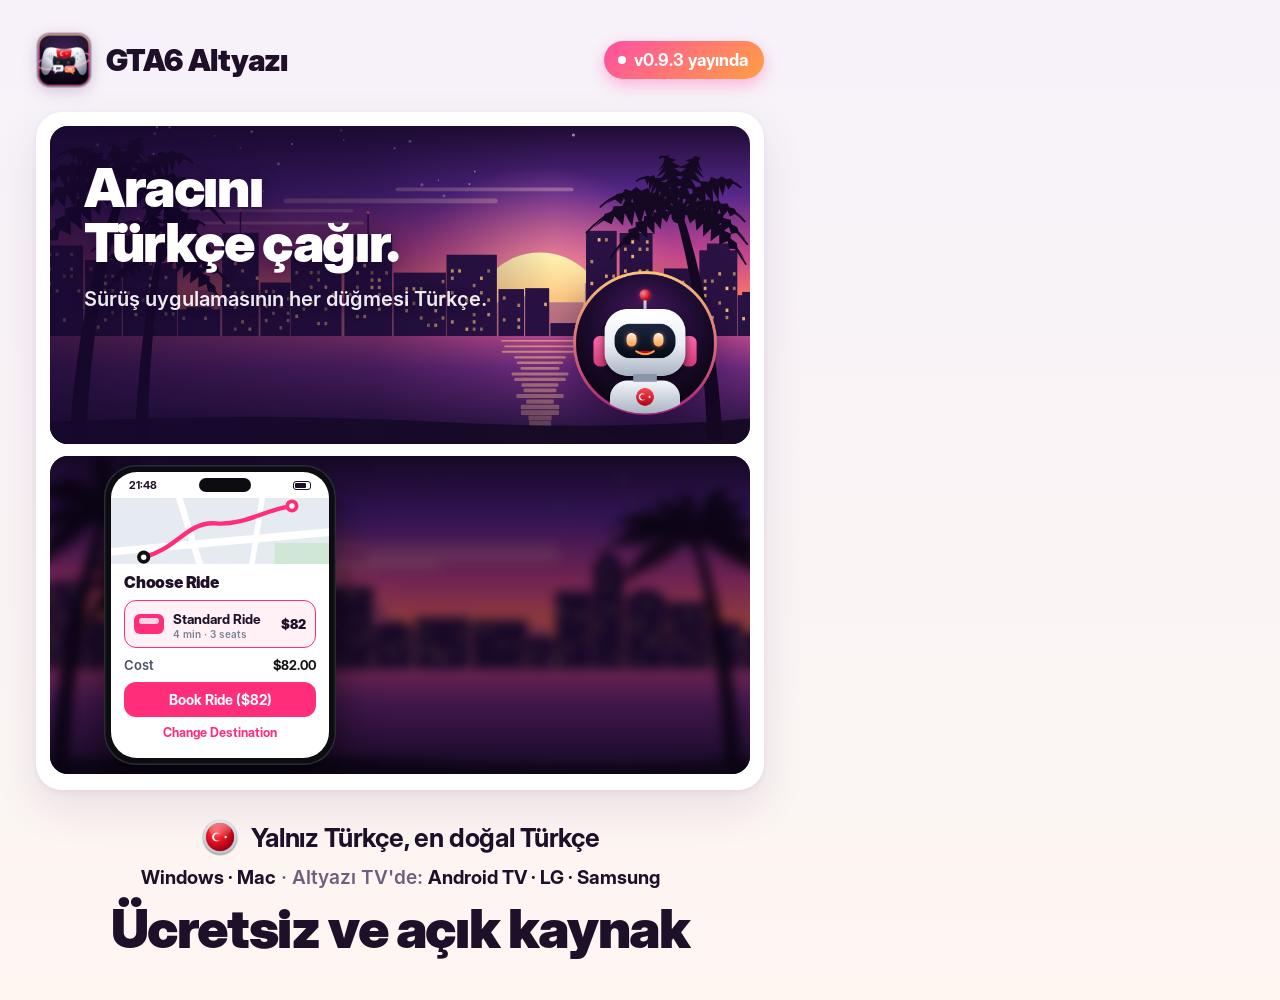
<file: tools/tanitim_gorsel/tanitim-arac.html>
<!doctype html>
<html lang="tr"><head><meta charset="utf-8">
<link rel="stylesheet" href="ortak.css">
<style>
  :root { --vurgu: #ff2d7a; }
  .harita { height: 66px; background: #e9edf2; position: relative; }
  .harita svg { display: block; }
  .ic { padding: 8px 13px 0; }
  .ic h3 { font-weight: 900; font-size: 16px; letter-spacing: -0.2px; display: inline-block; }
  .satir { margin-top: 8px; display: flex; align-items: center; gap: 9px; padding: 7px 9px; border-radius: 12px;
    border: 1.5px solid var(--vurgu); background: #fff1f6; }
  .satir .ar { width: 30px; height: 20px; border-radius: 6px; background: var(--vurgu); position: relative; }
  .satir .ar::after { content: ""; position: absolute; left: 5px; right: 5px; top: 4px; height: 6px; border-radius: 3px; background: rgba(255,255,255,.8); }
  .satir .ad { font-size: 13.5px; font-weight: 700; display: inline-block; }
  .satir small { display: block; font-size: 10px; color: #7a8193; }
  .satir .fiyat { margin-left: auto; font-weight: 900; font-size: 13px; }
  .ucret { margin-top: 9px; display: flex; justify-content: space-between; font-size: 13px; color: #4a5164; }
  .ucret span:first-child { display: inline-block; }
  .ucret b { color: #111; }
  .dugme { margin-top: 9px; background: var(--vurgu); color: #fff; text-align: center; font-weight: 700; font-size: 14px;
    padding: 9px 0; border-radius: 12px; }
  .baglanti { margin-top: 8px; text-align: center; font-size: 12.5px; font-weight: 700; color: var(--vurgu); }
  .baglanti span { display: inline-block; }
</style></head>
<body>
<script src="ortak.js"></script>
<script>
kart({
  baslik: "Aracını<br>Türkçe çağır.",
  alt: "Sürüş uygulamasının her düğmesi Türkçe.",
  sehir: { tohum: 12, gunesX: 0.7 },
  ui: `
  <div class="tel"><div class="ekran">
    <div class="durum"><span>21:48</span><b></b><span class="pil"></span></div>
    <div class="harita"><svg width="218" height="66" viewBox="0 6 200 66" preserveAspectRatio="xMidYMid slice">
      <rect width="200" height="78" fill="#e6ebf1"/>
      <path d="M0 58 L200 40" stroke="#fff" stroke-width="7"/><path d="M60 0 L84 78" stroke="#fff" stroke-width="6"/>
      <path d="M140 0 L128 78" stroke="#fff" stroke-width="5"/><rect x="150" y="50" width="50" height="28" fill="#cfe7d4"/>
      <path d="M30 63 C60 56 70 30 96 32 S140 20 166 16" stroke="#ff2d7a" stroke-width="4" fill="none" stroke-linecap="round"/>
      <circle cx="30" cy="63" r="6" fill="#111"/><circle cx="30" cy="63" r="2.5" fill="#fff"/>
      <circle cx="166" cy="16" r="6" fill="#ff2d7a"/><circle cx="166" cy="16" r="2.5" fill="#fff"/></svg></div>
    <div class="ic">
      <h3 data-tr="Araç Seç">Choose Ride</h3>
      <div class="satir"><div class="ar"></div><div><div class="ad" data-tr="Standart Araç">Standard Ride</div><small>4 min · 3 seats</small></div><div class="fiyat">$82</div></div>
      <div class="ucret"><span data-tr="Ücret">Cost</span><b>$82.00</b></div>
      <div class="dugme" data-tr="Araç Çağır ($82)">Book Ride ($82)</div>
      <div class="baglanti"><span data-tr="Hedefi Değiştir">Change Destination</span></div>
    </div>
  </div></div>`
});
window.hazir = () => cipler("#ff2d7a");
</script>
</body></html>
</file>
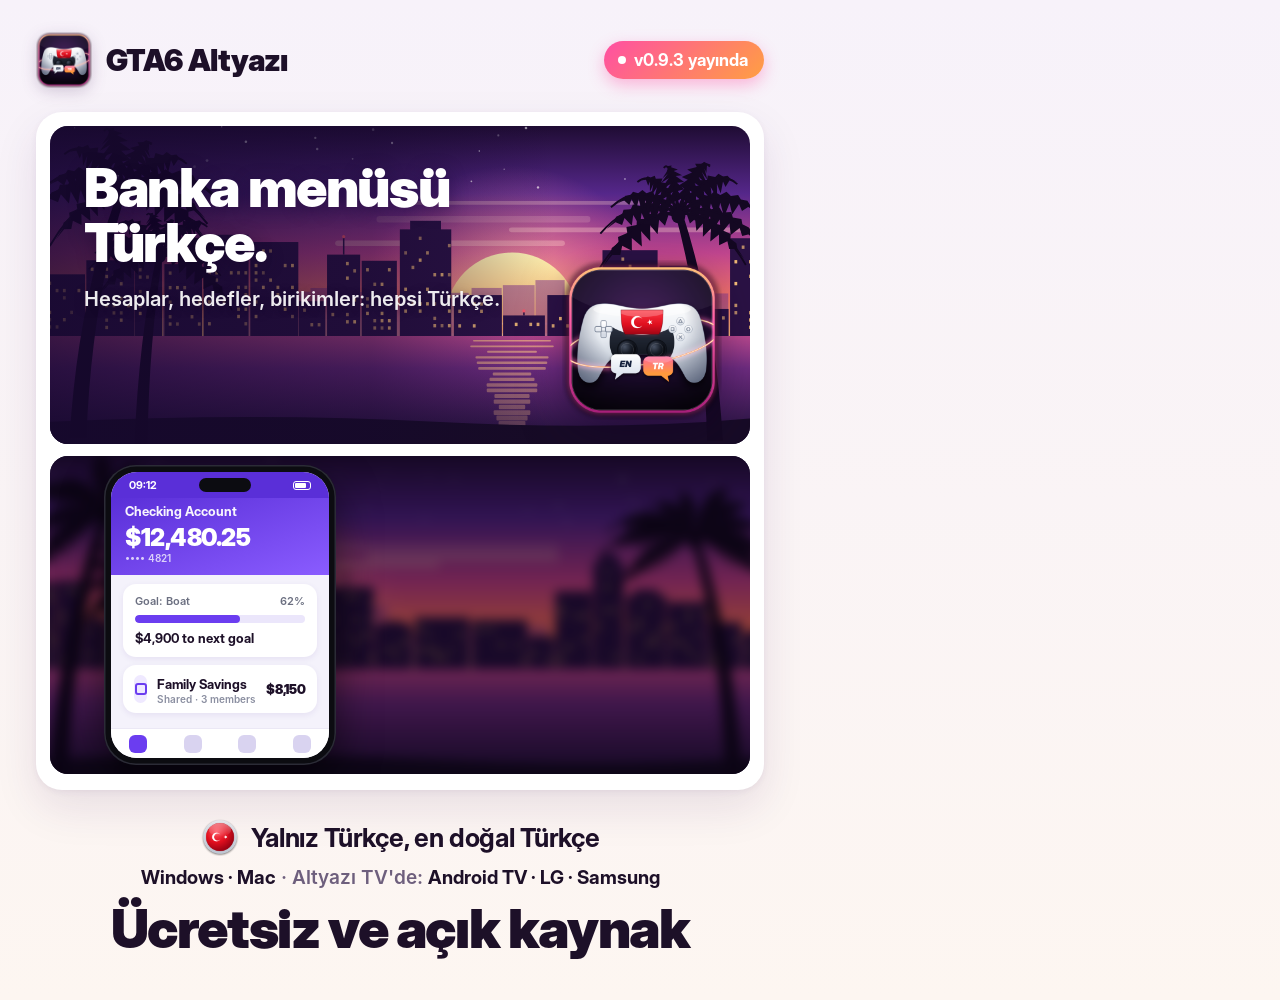
<file: tools/tanitim_gorsel/tanitim-banka.html>
<!doctype html>
<html lang="tr"><head><meta charset="utf-8">
<link rel="stylesheet" href="ortak.css">
<style>
  :root { --vurgu: #6b3df0; }
  .tel .ekran { background: #f4f2fb; }
  .tel .durum { color: #fff; background: #5a2fd8; }
  .ust-b { background: linear-gradient(160deg, #5a2fd8, #8a5cff); color: #fff; padding: 2px 14px 11px; }
  .ust-b .k { font-size: 13px; font-weight: 700; opacity: .95; display: inline-block; }
  .ust-b .bakiye { font-weight: 900; font-size: 24px; letter-spacing: -0.5px; margin-top: 3px; }
  .ust-b .no { font-size: 10px; opacity: .75; }
  .hedef { margin: 9px 12px 0; background: #fff; border-radius: 13px; padding: 10px 12px; box-shadow: 0 2px 6px rgba(60,30,140,.08); }
  .hedef .t { display: flex; justify-content: space-between; font-size: 11px; color: #6b6f80; }
  .hedef .cubuk { margin-top: 7px; height: 8px; border-radius: 6px; background: #ebe6fb; overflow: hidden; }
  .hedef .cubuk i { display: block; width: 62%; height: 100%; background: var(--vurgu); border-radius: 6px; }
  .hedef .k { margin-top: 7px; font-size: 13px; font-weight: 700; display: inline-block; }
  .hesap { margin: 8px 12px 0; background: #fff; border-radius: 13px; padding: 8px 11px; display: flex; align-items: center; gap: 10px; box-shadow: 0 2px 6px rgba(60,30,140,.08); }
  .hesap .ik { width: 28px; height: 28px; border-radius: 9px; background: #efe9ff; display: grid; place-items: center; }
  .hesap .ik i { width: 12px; height: 12px; border-radius: 3px; border: 2.5px solid var(--vurgu); display: block; }
  .hesap .k { font-size: 13px; font-weight: 700; display: inline-block; white-space: nowrap; }
  .hesap small { display: block; font-size: 10px; color: #8a8ea0; white-space: nowrap; }
  .hesap b { margin-left: auto; font-weight: 900; font-size: 13px; }
  .alt-n { position: absolute; left: 0; right: 0; bottom: 0; height: 30px; background: #fff; display: flex; justify-content: space-around; align-items: center; border-top: 1px solid #ebe8f5; }
  .alt-n i { width: 18px; height: 18px; border-radius: 6px; background: #d9d3f0; display: block; }
  .alt-n i:first-child { background: var(--vurgu); }
</style></head>
<body>
<script src="ortak.js"></script>
<script>
kart({
  baslik: "Banka menüsü Türkçe.",
  alt: "Hesaplar, hedefler, birikimler: hepsi Türkçe.",
  sehir: { tohum: 21, gunesX: 0.66 },
  sag: `<img class="simge" src="${MARKA}simge_yazisiz.png">`,
  ui: `
  <div class="tel"><div class="ekran">
    <div class="durum"><span>09:12</span><b></b><span class="pil"></span></div>
    <div class="ust-b"><div class="k" data-tr="Vadesiz Hesap">Checking Account</div><div class="bakiye">$12,480.25</div><div class="no">•••• 4821</div></div>
    <div class="hedef"><div class="t"><span>Goal: Boat</span><span>62%</span></div><div class="cubuk"><i></i></div>
      <div class="k" data-tr="Sonraki hedefe $4.900">$4,900 to next goal</div></div>
    <div class="hesap"><div class="ik"><i></i></div><div><div class="k" data-tr="Aile Birikimi">Family Savings</div><small>Shared · 3 members</small></div><b>$8,150</b></div>
    <div class="alt-n"><i></i><i></i><i></i><i></i></div>
  </div></div>`
});
window.hazir = () => cipler("#6b3df0", { cizgi: "#c4b2ff" });
</script>
</body></html>
</file>
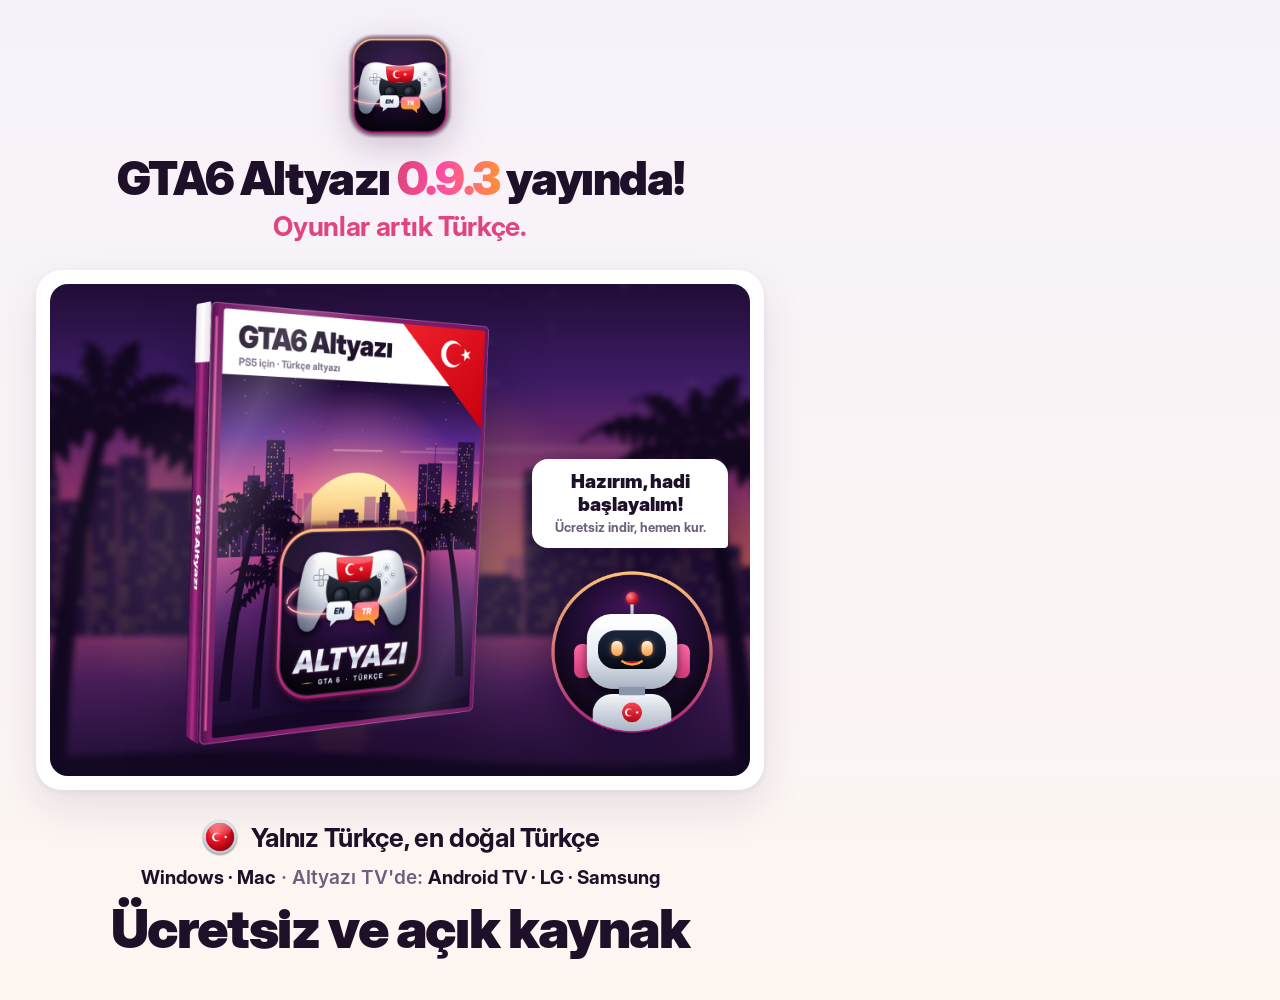
<file: tools/tanitim_gorsel/tanitim-duyuru.html>
<!doctype html>
<html lang="tr"><head><meta charset="utf-8">
<link rel="stylesheet" href="ortak.css">
<style>
  .bas { position: absolute; left: 0; right: 0; top: 34px; text-align: center; }
  .bas img { width: 104px; height: 104px; filter: drop-shadow(0 10px 18px rgba(61,21,84,.25)); }
  .bas h1 { margin-top: 12px; font-weight: 900; font-size: 46px; letter-spacing: -1.4px; line-height: 1.05; }
  .bas h1 em { font-style: normal; color: #e0457f; background: linear-gradient(90deg, #e0457f 0%, #ff4fa3 45%, #ff8f3a 100%); -webkit-background-clip: text; background-clip: text; -webkit-text-fill-color: transparent; }
  .bas p { margin-top: 8px; font-weight: 700; font-size: 27px; color: var(--mavi); letter-spacing: -0.3px; }
  .kart { top: 270px; height: 520px; }
  .vitrin { position: relative; height: 100%; border-radius: 18px; overflow: hidden; }
  .vitrin .arka { position: absolute; left: -20px; top: -20px; filter: blur(3px) brightness(.85); }
  .vitrin .isik { position: absolute; inset: 0; background: radial-gradient(60% 55% at 42% 55%, rgba(255,255,255,.22), rgba(255,255,255,0) 70%),
    linear-gradient(180deg, rgba(20,8,40,.15), rgba(20,8,40,.35)); }
  .vitrin .kutu { position: absolute; left: 22px; top: -22px; width: 536px; height: 536px; filter: drop-shadow(0 20px 30px rgba(10,0,30,.45)); }
  .vitrin .bot { position: absolute; right: 34px; bottom: 40px; width: 168px; height: 168px; filter: drop-shadow(0 14px 24px rgba(10,0,30,.5)); }
  .vitrin .balon { position: absolute; right: 22px; bottom: 228px; width: 196px; background: #fff; color: #1d1028; font-weight: 900; font-size: 19px;
    line-height: 1.2; padding: 12px 14px; border-radius: 16px 16px 4px 16px; box-shadow: 0 10px 24px rgba(10,0,30,.35); text-align: center; }
  .vitrin .balon span { display: block; margin-top: 4px; font-weight: 700; font-size: 13px; color: #6e5f7d; }
</style></head>
<body>
<script src="ortak.js"></script>
<script>
document.body.innerHTML = `
  <div class="bas"><img src="${MARKA}simge_yazisiz.png">
    <h1>GTA6 Altyazı <em>0.9.3</em> yayında!</h1>
    <p>Oyunlar artık Türkçe.</p></div>
  <div class="kart"><div class="vitrin">
    <div class="arka">${sehir(740, 532, { tohum: 23, gunesX: 0.42, gunesR: 120, ufuk: 0.7, palmiyeler: [[0.03, 1.0, 0.7, 0.14], [0.97, 1.0, 0.64, -0.14]] })}</div>
    <div class="isik"></div>
    <img class="kutu" src="../../docs/tanitim/kutu.png">
    <div class="balon">Hazırım, hadi başlayalım!<span>Ücretsiz indir, hemen kur.</span></div>
    <img class="bot" src="${MARKA}bot.png">
  </div></div>
  ${altbilgi()}`;
</script>
</body></html>
</file>
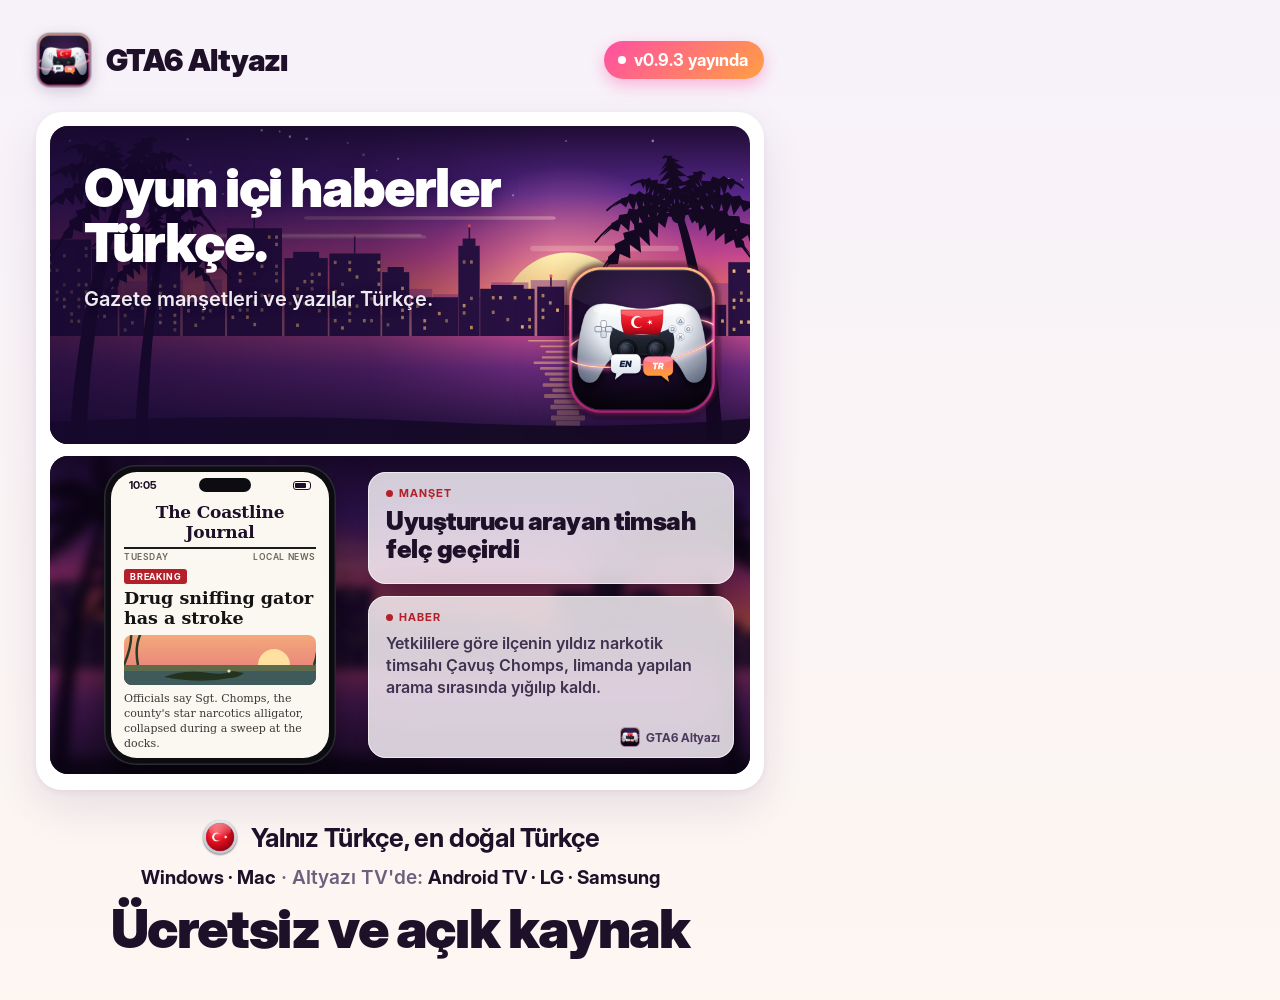
<file: tools/tanitim_gorsel/tanitim-haber.html>
<!doctype html>
<html lang="tr"><head><meta charset="utf-8">
<link rel="stylesheet" href="ortak.css">
<style>
  .tel .ekran { background: #fbf8f2; }
  .gaz { padding: 4px 13px 0; }
  .gaz .mast { font-family: Georgia, "DejaVu Serif", serif; font-weight: 700; font-size: 17px; text-align: center; letter-spacing: -0.2px;
    border-bottom: 2px solid #1b1b1b; padding-bottom: 5px; }
  .gaz .tarih { display: flex; justify-content: space-between; font-size: 8.5px; color: #6b6458; padding: 3px 0 0; text-transform: uppercase; letter-spacing: .6px; }
  .gaz .etiket { margin-top: 7px; display: inline-block; background: #b3202a; color: #fff; font-size: 9px; font-weight: 700; letter-spacing: .8px; padding: 2px 6px; border-radius: 3px; }
  .gaz h4 { margin-top: 5px; font-family: Georgia, "DejaVu Serif", serif; font-weight: 700; font-size: 17.5px; line-height: 1.12; color: #141414; }
  .gaz .resim { margin-top: 7px; height: 50px; border-radius: 8px; overflow: hidden; }
  .gaz p { margin-top: 7px; font-family: Georgia, "DejaVu Serif", serif; font-weight: 400; font-size: 11px; line-height: 1.35; color: #3b3832; }
  .ui .panel { left: 318px; right: 16px; padding: 14px 18px; }
  .p1 { top: 16px; height: 112px; }
  .p2 { top: 140px; bottom: 16px; }
  .panel .etk { font-size: 11px; font-weight: 700; letter-spacing: 1px; text-transform: uppercase; color: #b3202a; display: flex; align-items: center; gap: 6px; }
  .panel .etk i { width: 7px; height: 7px; border-radius: 50%; background: #b3202a; display: block; }
  .panel h3 { margin-top: 8px; font-weight: 900; font-size: 25px; line-height: 1.1; letter-spacing: -0.5px; color: #1d1028; }
  .panel p { margin-top: 8px; font-size: 16px; line-height: 1.38; color: #3f3150; }
</style></head>
<body>
<script src="ortak.js"></script>
<script>
const bataklik = `<svg width="206" height="50" viewBox="0 10 206 50" preserveAspectRatio="xMidYMid slice">
  <defs><linearGradient id="bg" x1="0" y1="0" x2="0" y2="1"><stop offset="0" stop-color="#f6b37a"/><stop offset="1" stop-color="#e46e7d"/></linearGradient></defs>
  <rect width="206" height="66" fill="url(#bg)"/><circle cx="150" cy="40" r="16" fill="#ffe0a0"/>
  <rect y="40" width="206" height="26" fill="#5d6b4a"/><rect y="46" width="206" height="20" fill="#3f5a5a"/>
  <path d="M40 52 q20 -8 46 -4 q14 2 22 -2 l12 2 q-6 5 -14 5 q-30 6 -66 -1z" fill="#24331f"/>
  <circle cx="105" cy="46" r="1.6" fill="#ffe0a0"/>
  <path d="M0 40 q10 -24 6 -38 M14 40 q-4 -20 4 -34 M190 40 q6 -18 2 -30 M200 40 q-6 -14 0 -26" stroke="#2b3a26" stroke-width="2.5" fill="none"/></svg>`;
kart({
  baslik: "Oyun içi haberler Türkçe.",
  alt: "Gazete manşetleri ve yazılar Türkçe.",
  sehir: { tohum: 57, gunesX: 0.74 },
  sag: `<img class="simge" src="${MARKA}simge_yazisiz.png">`,
  ui: `
  <div class="tel"><div class="ekran">
    <div class="durum"><span>10:05</span><b></b><span class="pil"></span></div>
    <div class="gaz">
      <div class="mast">The Coastline Journal</div>
      <div class="tarih"><span>Tuesday</span><span>Local News</span></div>
      <div class="etiket">BREAKING</div>
      <h4>Drug sniffing gator has a stroke</h4>
      <div class="resim">${bataklik}</div>
      <p>Officials say Sgt. Chomps, the county's star narcotics alligator, collapsed during a sweep at the docks.</p>
    </div>
  </div></div>
  <div class="panel p1"><div class="etk"><i></i>Manşet</div><h3>Uyuşturucu arayan timsah felç geçirdi</h3></div>
  <div class="panel p2"><div class="etk"><i></i>Haber</div>
    <p>Yetkililere göre ilçenin yıldız narkotik timsahı Çavuş Chomps, limanda yapılan arama sırasında yığılıp kaldı.</p>
    <div class="imza"><img src="${MARKA}simge_yazisiz.png">GTA6 Altyazı</div></div>`
});
</script>
</body></html>
</file>
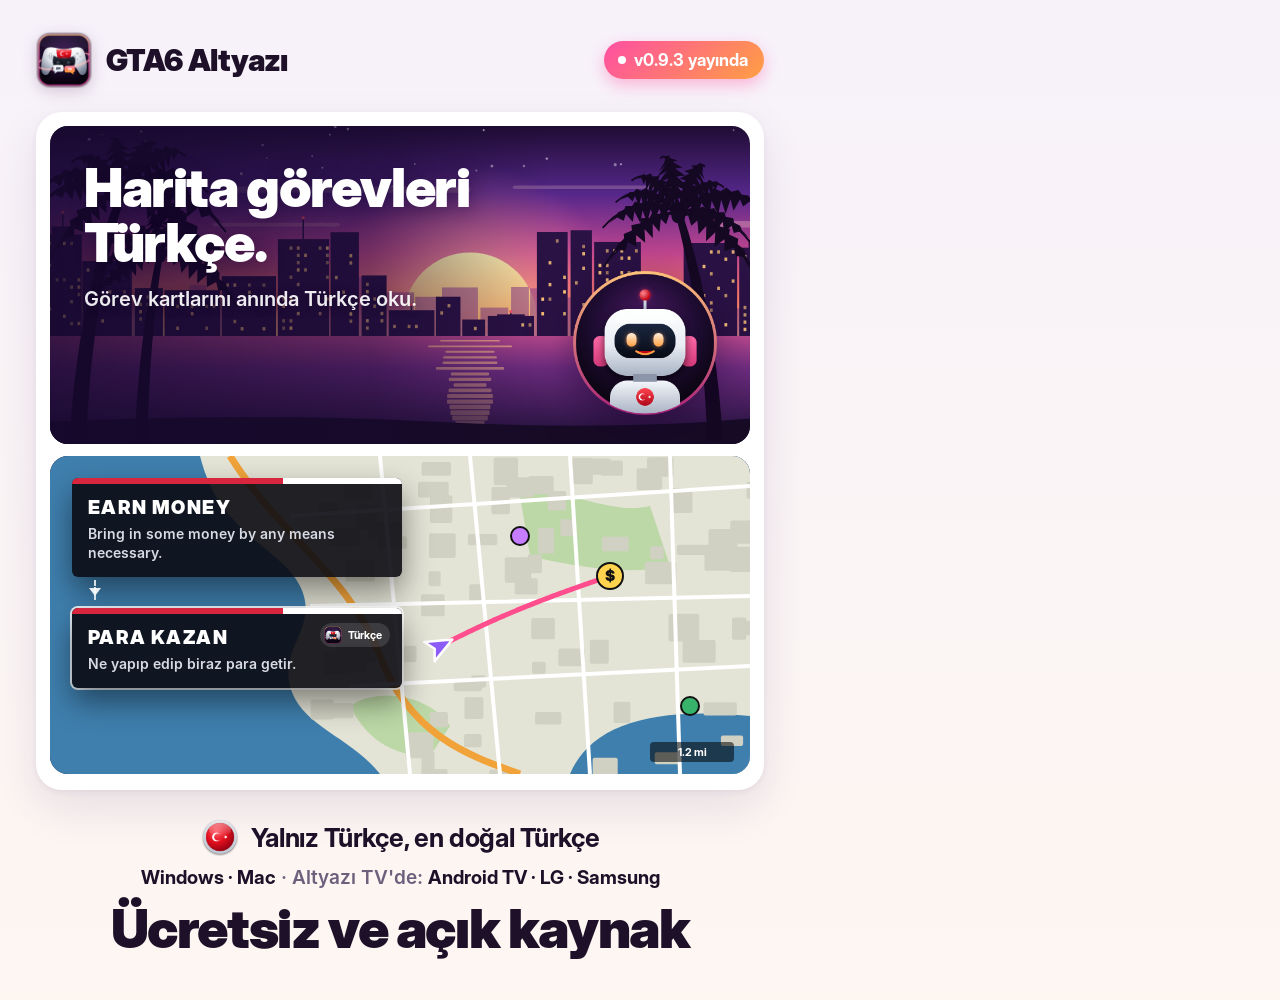
<file: tools/tanitim_gorsel/tanitim-harita.html>
<!doctype html>
<html lang="tr"><head><meta charset="utf-8">
<link rel="stylesheet" href="ortak.css">
<style>
  .harita { position: absolute; inset: 0; }
  .gorev { position: absolute; left: 22px; width: 330px; background: rgba(12,12,18,.9); color: #fff; border-radius: 6px; overflow: hidden;
    box-shadow: 0 14px 30px rgba(0,0,0,.45); }
  .gorev .serit { display: flex; height: 6px; }
  .gorev .serit i:first-child { flex: 0 0 64%; background: #d7263d; }
  .gorev .serit i:last-child { flex: 1; background: #fff; }
  .gorev .ic { padding: 12px 16px 14px; }
  .gorev h5 { font-weight: 900; font-size: 19px; letter-spacing: 1.4px; text-transform: uppercase; }
  .gorev p { margin-top: 6px; font-size: 14px; line-height: 1.35; color: #d8dbe4; }
  .g1 { top: 22px; }
  .g2 { top: 152px; box-shadow: 0 14px 30px rgba(0,0,0,.45), 0 0 0 2px rgba(255,255,255,.85); }
  .g2 .tr { position: absolute; right: 12px; top: 15px; display: flex; align-items: center; gap: 6px; font-size: 11px; font-weight: 700; color: #fff;
    background: rgba(255,255,255,.12); padding: 3px 8px 3px 4px; border-radius: 999px; }
  .g2 .tr img { width: 18px; height: 18px; }
  .ok { position: absolute; left: 44px; top: 124px; width: 2px; height: 20px; border-left: 2px dashed rgba(255,255,255,.8); }
  .ok::after { content: ""; position: absolute; left: -7px; bottom: -2px; border: 6px solid transparent; border-top: 8px solid rgba(255,255,255,.9); }
</style></head>
<body>
<script src="ortak.js"></script>
<script>
function harita() {
  const r = rastgele(5);
  let s = `<svg width="700" height="318" viewBox="0 0 700 318">
    <rect width="700" height="318" fill="#3f7fae"/>
    <path d="M150 0 L700 0 L700 318 L330 318 C300 280 250 270 240 230 C230 190 270 170 250 130 C230 90 170 80 150 0Z" fill="#e3e3d6"/>
    <path d="M520 318 C540 270 600 250 700 260 L700 318Z" fill="#3f7fae"/>
    <path d="M470 40 C520 30 560 60 600 50 L620 110 C580 120 520 110 480 100Z" fill="#bcd8a6"/>
    <path d="M300 250 C330 230 380 240 400 270 L380 300 C350 300 320 290 300 250Z" fill="#bcd8a6"/>`;
  for (let i = 0; i < 70; i++) {                       // bina blokları
    const x = 260 + r() * 440, y = r() * 318, w = 12 + r() * 22, h = 10 + r() * 18;
    s += `<rect x="${x}" y="${y}" width="${w}" height="${h}" rx="2" fill="#d1d1c3"/>`;
  }
  s += `<path d="M180 0 C230 80 300 120 330 200 S420 300 470 318" stroke="#f1a33a" stroke-width="7" fill="none"/>
    <path d="M330 0 L360 318 M420 0 L450 318 M520 0 L540 318 M620 0 L630 318" stroke="#fff" stroke-width="4"/>
    <path d="M240 60 L700 30 M260 150 L700 140 M300 230 L700 210" stroke="#fff" stroke-width="4"/>
    <path d="M390 190 C430 170 470 150 560 120" stroke="#ff4d8d" stroke-width="5" fill="none" stroke-dasharray="2 0" stroke-linecap="round"/>
    <g transform="translate(390 190) rotate(62)"><path d="M0 -14 L11 12 L0 6 L-11 12Z" fill="#8b5cf6" stroke="#fff" stroke-width="2.5" stroke-linejoin="round"/></g>
    <circle cx="560" cy="120" r="13" fill="#ffd34d" stroke="#111" stroke-width="2"/>
    <text x="560" y="125" text-anchor="middle" font-family="Inter" font-weight="900" font-size="15" fill="#111">$</text>
    <circle cx="640" cy="250" r="9" fill="#37b36b" stroke="#111" stroke-width="2"/>
    <circle cx="470" cy="80" r="9" fill="#c77dff" stroke="#111" stroke-width="2"/>
    <rect x="600" y="286" width="84" height="20" rx="4" fill="rgba(0,0,0,.55)"/>
    <text x="642" y="300" text-anchor="middle" font-family="Inter" font-weight="700" font-size="11" fill="#fff">1.2 mi</text>
  </svg>`;
  return s;
}
kart({
  baslik: "Harita görevleri Türkçe.",
  alt: "Görev kartlarını anında Türkçe oku.",
  sehir: { tohum: 77, gunesX: 0.6 },
  oyunArka: false,
  ui: `<div class="harita">${harita()}</div>
  <div class="gorev g1"><div class="serit"><i></i><i></i></div><div class="ic"><h5>Earn Money</h5>
    <p>Bring in some money by any means necessary.</p></div></div>
  <div class="ok"></div>
  <div class="gorev g2"><div class="serit"><i></i><i></i></div><div class="ic"><h5>Para Kazan</h5>
    <p>Ne yapıp edip biraz para getir.</p></div>
    <div class="tr"><img src="${MARKA}simge_yazisiz.png">Türkçe</div></div>`
});
</script>
</body></html>
</file>
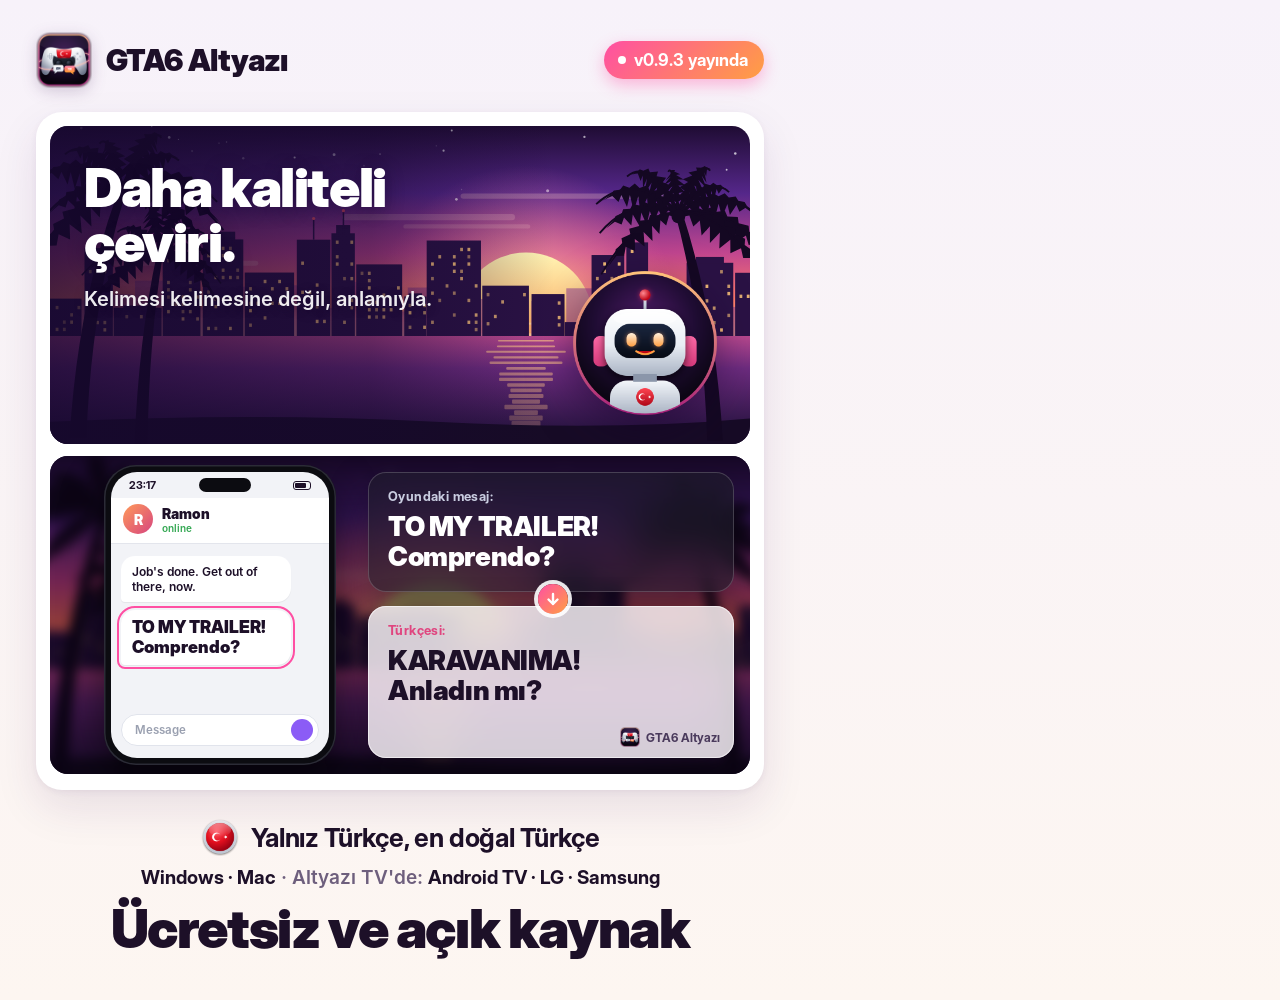
<file: tools/tanitim_gorsel/tanitim-kalite.html>
<!doctype html>
<html lang="tr"><head><meta charset="utf-8">
<link rel="stylesheet" href="ortak.css">
<style>
  .tel .ekran { background: #f2f3f7; }
  .bas { display: flex; align-items: center; gap: 9px; padding: 6px 12px 9px; background: #fff; border-bottom: 1px solid #e3e5ec; }
  .av { width: 30px; height: 30px; border-radius: 50%; background: linear-gradient(135deg,#ff9a5a,#d6457f); color: #fff;
    font-weight: 900; font-size: 14px; display: grid; place-items: center; }
  .bas .ad { font-weight: 900; font-size: 14px; }
  .bas small { display: block; font-size: 10px; color: #34a853; }
  .akis { padding: 12px 10px; display: flex; flex-direction: column; gap: 8px; }
  .bal { max-width: 86%; padding: 8px 11px; border-radius: 14px; font-size: 12px; line-height: 1.25; align-self: flex-start;
    background: #fff; border-bottom-left-radius: 4px; box-shadow: 0 1px 1px rgba(0,0,0,.06); }
  .bal.buyuk { font-weight: 900; font-size: 17px; line-height: 1.15; outline: 2px solid #ff4fa3; outline-offset: 2px; }
  .ui .panel { left: 318px; right: 16px; padding: 16px 20px; }
  .k1 { top: 16px; height: 120px; background: rgba(30,30,40,.62); box-shadow: 0 16px 40px rgba(0,0,0,.35), inset 0 0 0 1px rgba(255,255,255,.18); }
  .k2 { top: 150px; bottom: 16px; }
  .panel .etk { font-size: 13px; font-weight: 700; letter-spacing: .4px; }
  .k1 .etk { color: #c9cde0; }
  .k2 .etk { color: #e0457f; }
  .panel .metin { margin-top: 8px; font-weight: 900; font-size: 27px; line-height: 1.12; letter-spacing: -0.4px; }
  .k1 .metin { color: #fff; }
  .k2 .metin { color: #1d1028; }
  .ok { position: absolute; left: 488px; top: 128px; width: 30px; height: 30px; border-radius: 50%; background: linear-gradient(135deg,#ff4fa3,#ff9f43); z-index: 2;
    display: grid; place-items: center; box-shadow: 0 0 0 4px rgba(255,255,255,.9); }
.giris { position: absolute; left: 10px; right: 10px; bottom: 12px; height: 32px; border-radius: 16px; background: #fff;
    border: 1px solid #e1e4ec; display: flex; align-items: center; justify-content: space-between; padding: 0 5px 0 13px; font-size: 11.5px; color: #9aa0b0; }
  .giris i { width: 22px; height: 22px; border-radius: 50%; background: #8b5cf6; display: block; }
</style></head>
<body>
<script src="ortak.js"></script>
<script>
kart({
  baslik: "Daha kaliteli çeviri.",
  alt: "Kelimesi kelimesine değil, anlamıyla.",
  sehir: { tohum: 66, gunesX: 0.68 },
  oyun: { tohum: 14, gunesX: 0.55 },
  ui: `
  <div class="tel"><div class="ekran">
    <div class="durum"><span>23:17</span><b></b><span class="pil"></span></div>
    <div class="bas"><div class="av">R</div><div><div class="ad">Ramon</div><small>online</small></div></div>
    <div class="akis">
      <div class="bal">Job's done. Get out of there, now.</div>
      <div class="bal buyuk">TO MY TRAILER! Comprendo?</div>
    </div>
    <div class="giris"><span>Message</span><i></i></div>
  </div></div>
  <div class="panel k1"><div class="etk">Oyundaki mesaj:</div><div class="metin">TO MY TRAILER!<br>Comprendo?</div></div>
  <div class="ok"><svg width="14" height="14" viewBox="0 0 14 14"><path d="M7 2v10M2.5 7.5 7 12l4.5-4.5" stroke="#fff" stroke-width="2.4" fill="none" stroke-linecap="round" stroke-linejoin="round"/></svg></div>
  <div class="panel k2"><div class="etk">Türkçesi:</div><div class="metin">KARAVANIMA!<br>Anladın mı?</div>
    <div class="imza"><img src="${MARKA}simge_yazisiz.png">GTA6 Altyazı</div></div>`
});
</script>
</body></html>
</file>
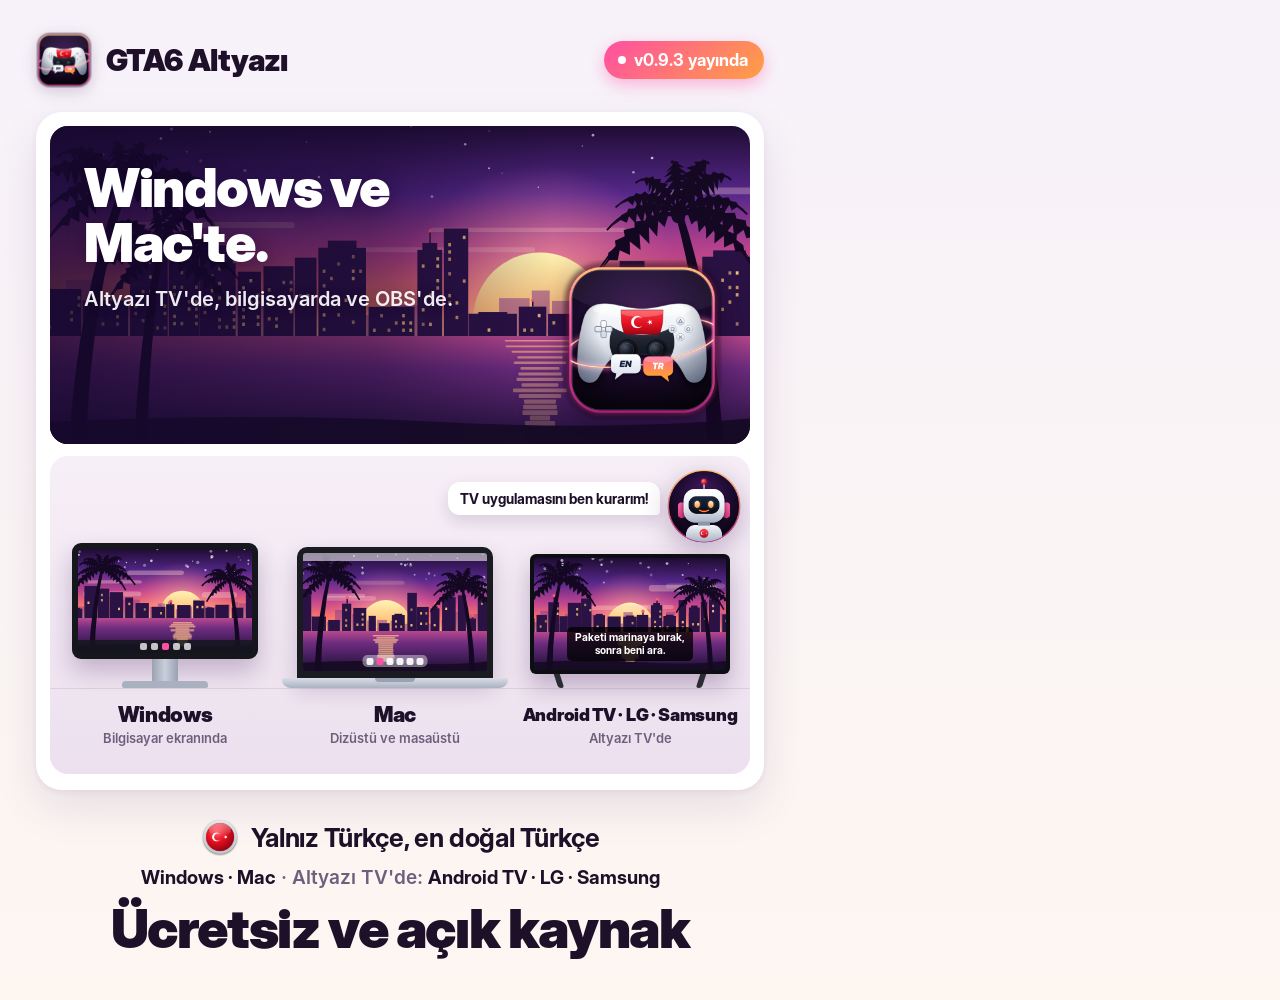
<file: tools/tanitim_gorsel/tanitim-platformlar.html>
<!doctype html>
<html lang="tr"><head><meta charset="utf-8">
<link rel="stylesheet" href="ortak.css">
<style>
  .ui { background: linear-gradient(180deg, #f7eff7 0%, #ece0ee 100%); }
  .ui::after { content: ""; position: absolute; left: 0; right: 0; top: 232px; height: 1px; background: rgba(61,21,84,.10); }
  .cihaz { position: absolute; bottom: 86px; }
  .ekr { position: relative; overflow: hidden; }
  .ekr svg { display: block; }
  /* Windows masaüstü */
  .pc { left: 22px; width: 186px; }
  .pc .cerceve { background: #15171d; border-radius: 9px; padding: 6px; box-shadow: 0 12px 24px rgba(61,21,84,.25); }
  .pc .ekr { height: 104px; border-radius: 3px; }
  .pc .gorev { position: absolute; left: 0; right: 0; bottom: 0; height: 13px; background: rgba(20,22,30,.82); display: flex; justify-content: center; gap: 4px; align-items: center; }
  .pc .gorev i { width: 7px; height: 7px; border-radius: 2px; background: rgba(255,255,255,.75); display: block; }
  .pc .gorev i:nth-child(3) { background: #ff4fa3; }
  .pc .boyun { width: 26px; height: 22px; margin: 0 auto; background: linear-gradient(90deg,#9aa1b2,#c9ceda,#9aa1b2); }
  .pc .ayak { width: 86px; height: 7px; margin: 0 auto; border-radius: 4px 4px 2px 2px; background: #a9b0c0; }
  /* Mac dizüstü */
  .mac { left: 232px; width: 226px; }
  .mac .kapak { width: 196px; margin: 0 auto; background: #1a1b20; border-radius: 10px 10px 0 0; padding: 6px 6px 7px; box-shadow: 0 10px 22px rgba(61,21,84,.22); }
  .mac .ekr { height: 118px; border-radius: 3px; }
  .mac .menu { position: absolute; left: 0; right: 0; top: 0; height: 8px; background: rgba(255,255,255,.55); }
  .mac .dock { position: absolute; left: 50%; bottom: 4px; transform: translateX(-50%); height: 12px; padding: 0 4px; border-radius: 5px;
    background: rgba(255,255,255,.4); display: flex; gap: 3px; align-items: center; }
  .mac .dock i { width: 7px; height: 7px; border-radius: 2px; background: rgba(255,255,255,.9); display: block; }
  .mac .dock i:nth-child(2) { background: #ff4fa3; }
  .mac .govde { height: 10px; border-radius: 2px 2px 10px 10px; background: linear-gradient(180deg,#d9dde6,#aab1c0); position: relative; }
  .mac .govde::before { content: ""; position: absolute; left: 50%; top: 0; width: 40px; height: 4px; transform: translateX(-50%); border-radius: 0 0 5px 5px; background: #9aa1b2; }
  /* TV */
  .tv { left: 480px; width: 200px; }
  .tv .cerceve { background: #0d0e12; border-radius: 6px; padding: 4px; box-shadow: 0 12px 24px rgba(61,21,84,.28); }
  .tv .ekr { height: 112px; border-radius: 2px; }
  .tv .alty { position: absolute; left: 50%; bottom: 9px; transform: translateX(-50%); width: max-content; background: rgba(0,0,0,.78); color: #fff;
    font-size: 10.5px; font-weight: 700; line-height: 1.25; text-align: center; padding: 4px 8px; border-radius: 5px; }
  .tv .ayaklar { display: flex; justify-content: space-between; padding: 0 26px; }
  .tv .ayaklar i { width: 6px; height: 14px; background: #2a2c33; display: block; border-radius: 0 0 3px 3px; }
  .tv .ayaklar i:first-child { transform: skewX(18deg); } .tv .ayaklar i:last-child { transform: skewX(-18deg); }
  .etiket { position: absolute; top: 246px; text-align: center; }
  .etiket b { display: block; font-weight: 900; font-size: 21px; color: #1d1028; letter-spacing: -0.3px; }
  .etiket span { display: block; margin-top: 3px; font-size: 13px; color: #6e5f7d; }
  .ui .bot2 { position: absolute; right: 8px; top: 12px; width: 76px; height: 76px; filter: drop-shadow(0 8px 14px rgba(61,21,84,.3)); }
  .balon { position: absolute; right: 90px; top: 26px; background: #fff; color: #1d1028; font-weight: 700; font-size: 14px; padding: 8px 12px;
    border-radius: 12px 12px 4px 12px; box-shadow: 0 6px 16px rgba(61,21,84,.15); }
</style></head>
<body>
<script src="ortak.js"></script>
<script>
const sh = (w, h, t, g) => sehir(w, h, { tohum: t, gunesX: g, palmiyeler: [[0.08, 1.0, 0.8, 0.12], [0.92, 1.0, 0.7, -0.12]] });
kart({
  baslik: "Windows ve Mac'te.",
  alt: "Altyazı TV'de, bilgisayarda ve OBS'de.",
  sehir: { tohum: 101, gunesX: 0.7 },
  sag: `<img class="simge" src="${MARKA}simge_yazisiz.png">`,
  oyunArka: false,
  ui: `
  <div class="cihaz pc"><div class="cerceve"><div class="ekr">${sh(174, 104, 4, 0.6)}<div class="gorev"><i></i><i></i><i></i><i></i><i></i></div></div></div>
    <div class="boyun"></div><div class="ayak"></div></div>
  <div class="cihaz mac"><div class="kapak"><div class="ekr">${sh(184, 118, 8, 0.45)}<div class="menu"></div><div class="dock"><i></i><i></i><i></i><i></i><i></i><i></i></div></div></div>
    <div class="govde"></div></div>
  <div class="cihaz tv"><div class="cerceve"><div class="ekr">${sh(192, 112, 15, 0.5)}<div class="alty">Paketi marinaya bırak,<br>sonra beni ara.</div></div></div>
    <div class="ayaklar"><i></i><i></i></div></div>
  <div class="etiket" style="left:22px;width:186px"><b>Windows</b><span>Bilgisayar ekranında</span></div>
  <div class="etiket" style="left:232px;width:226px"><b>Mac</b><span>Dizüstü ve masaüstü</span></div>
  <div class="etiket" style="left:466px;width:228px"><b style="font-size:17.5px;white-space:nowrap;line-height:25px">Android TV · LG · Samsung</b><span>Altyazı TV'de</span></div>
  <div class="balon">TV uygulamasını ben kurarım!</div>
  <img class="bot2" src="${MARKA}bot.png">`
});
</script>
</body></html>
</file>
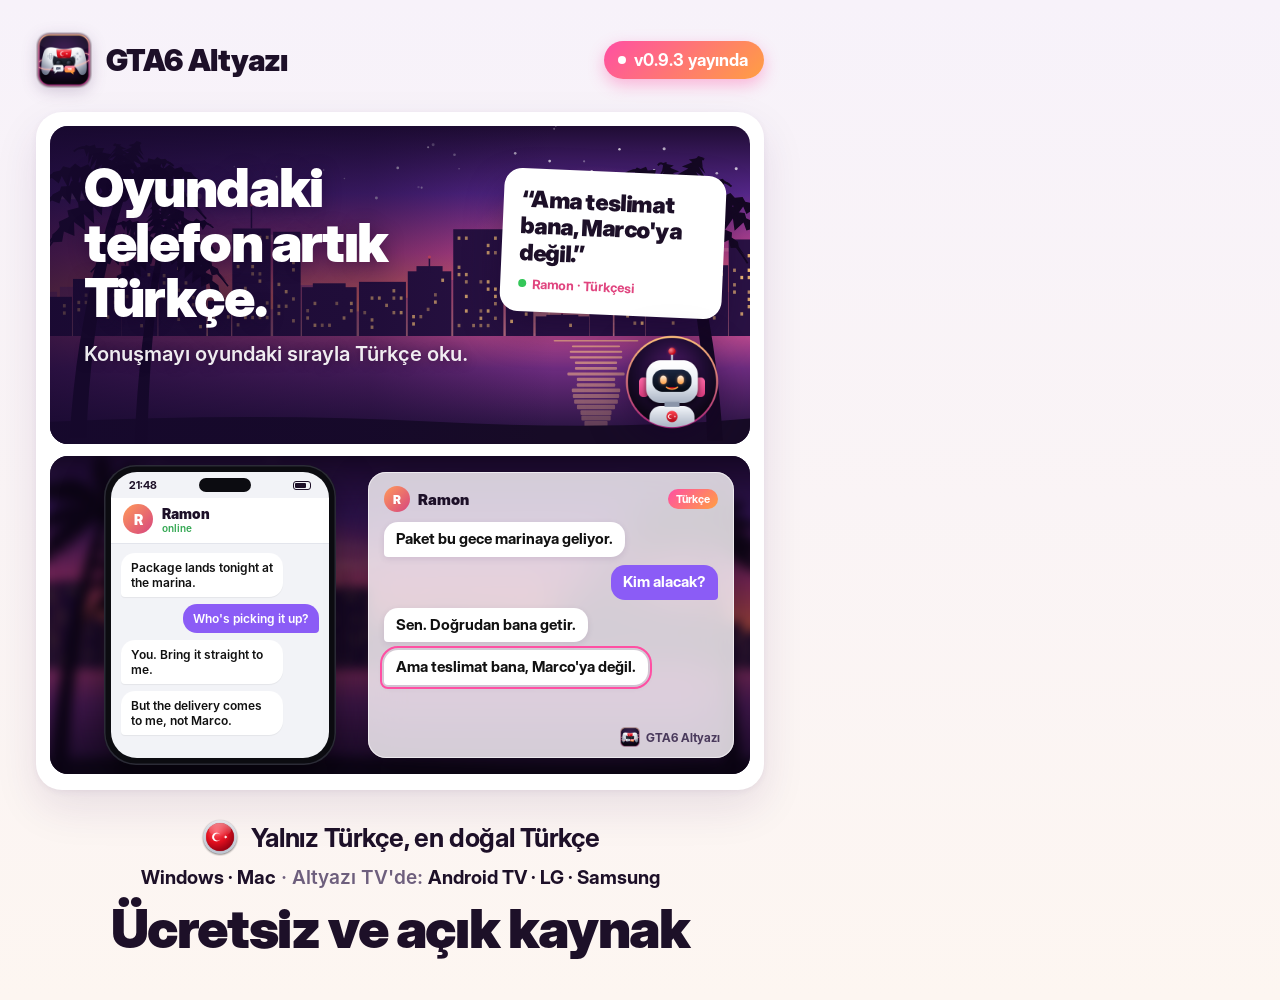
<file: tools/tanitim_gorsel/tanitim-telefon.html>
<!doctype html>
<html lang="tr"><head><meta charset="utf-8">
<link rel="stylesheet" href="ortak.css">
<style>
  .kahraman .yazi { width: 420px; }
  .alinti { position: absolute; right: 26px; top: 46px; width: 222px; padding: 18px 18px 20px; background: #fff; border-radius: 18px;
    transform: rotate(2.5deg); box-shadow: 0 18px 36px rgba(20,0,40,.45); }
  .alinti q { quotes: "“" "”"; display: block; font-weight: 900; font-size: 23px; line-height: 1.15; letter-spacing: -0.4px; color: #1d1028; }
  .alinti .kim { margin-top: 10px; font-size: 13px; color: #e0457f; font-weight: 700; display: flex; align-items: center; gap: 6px; }
  .alinti .kim i { width: 8px; height: 8px; border-radius: 50%; background: #34c759; display: block; }
  .kahraman .mini { position: absolute; right: 30px; bottom: 14px; width: 96px; height: 96px; filter: drop-shadow(0 10px 18px rgba(20,0,40,.5)); }

  .tel .ekran { background: #f2f3f7; }
  .bas { display: flex; align-items: center; gap: 9px; padding: 6px 12px 9px; background: #fff; border-bottom: 1px solid #e3e5ec; }
  .av { width: 30px; height: 30px; border-radius: 50%; background: linear-gradient(135deg,#ff9a5a,#d6457f); color: #fff;
    font-weight: 900; font-size: 14px; display: grid; place-items: center; }
  .bas .ad { font-weight: 900; font-size: 14px; }
  .bas small { display: block; font-size: 10px; color: #34a853; }
  .akis { padding: 9px 10px; display: flex; flex-direction: column; gap: 7px; }
  .bal { max-width: 82%; padding: 7px 10px; border-radius: 14px; font-size: 12px; line-height: 1.25; }
  .o { align-self: flex-start; background: #fff; color: #111; border-bottom-left-radius: 4px; box-shadow: 0 1px 1px rgba(0,0,0,.06); }
  .ben { align-self: flex-end; background: #8b5cf6; color: #fff; border-bottom-right-radius: 4px; }

  .panel { left: 318px; right: 16px; top: 16px; bottom: 16px; padding: 14px 16px; }
  .panel .pb { display: flex; align-items: center; gap: 8px; font-weight: 900; font-size: 15px; color: #1d1028; }
  .panel .pb span { margin-left: auto; font-size: 11px; font-weight: 700; color: #fff; background: linear-gradient(135deg,#ff4fa3,#ff9f43); padding: 3px 8px; border-radius: 999px; }
  .panel .akis { padding: 10px 0 0; gap: 8px; }
  .panel .bal { font-size: 15px; font-weight: 700; padding: 8px 12px; max-width: 86%; }
  .panel .o { background: #fff; box-shadow: 0 2px 6px rgba(61,21,84,.10); }
  .panel .son { outline: 2px solid #ff4fa3; outline-offset: 2px; }
</style></head>
<body>
<script src="ortak.js"></script>
<script>
kart({
  baslik: "Oyundaki telefon artık Türkçe.",
  alt: "Konuşmayı oyundaki sırayla Türkçe oku.",
  sehir: { tohum: 3, gunesX: 0.78 },
  sag: `<div class="alinti"><q>Ama teslimat bana, Marco'ya değil.</q><div class="kim"><i></i>Ramon · Türkçesi</div></div>
        <img class="mini" src="${MARKA}bot.png">`,
  ui: `
  <div class="tel"><div class="ekran">
    <div class="durum"><span>21:48</span><b></b><span class="pil"></span></div>
    <div class="bas"><div class="av">R</div><div><div class="ad">Ramon</div><small>online</small></div></div>
    <div class="akis">
      <div class="bal o">Package lands tonight at the marina.</div>
      <div class="bal ben">Who's picking it up?</div>
      <div class="bal o">You. Bring it straight to me.</div>
      <div class="bal o">But the delivery comes to me, not Marco.</div>
    </div>
  </div></div>
  <div class="panel">
    <div class="pb"><div class="av" style="width:26px;height:26px;font-size:12px">R</div>Ramon<span>Türkçe</span></div>
    <div class="akis">
      <div class="bal o">Paket bu gece marinaya geliyor.</div>
      <div class="bal ben">Kim alacak?</div>
      <div class="bal o">Sen. Doğrudan bana getir.</div>
      <div class="bal o son">Ama teslimat bana, Marco'ya değil.</div>
    </div>
    <div class="imza"><img src="${MARKA}simge_yazisiz.png">GTA6 Altyazı</div>
  </div>`
});
</script>
</body></html>
</file>
<file: tools/tanitim_gorsel/ortak.css>
/* Tanıtım görselleri: ortak stil (yalnız kendi marka varlıklarımız + Inter). */
@font-face { font-family: "Inter"; font-weight: 600; src: url("../marka/fonts/Inter-SemiBold.otf"); }
@font-face { font-family: "Inter"; font-weight: 700; src: url("../marka/fonts/InterDisplay-Bold.otf"); }
@font-face { font-family: "Inter"; font-weight: 900; src: url("../marka/fonts/InterDisplay-Black.otf"); }
@font-face { font-family: "Inter"; font-weight: 900; font-style: italic; src: url("../marka/fonts/InterDisplay-BlackItalic.otf"); }

:root {
  --zemin: #f9f3f7;
  --koyu: #1d1028;
  --gri: #6e5f7d;
  --kirmizi: #e30a17;   /* yalnız bayrak */
  --mavi: #e0457f;      /* eski adı korunur: vurgu (koyu pembe) */
  --pembe: #ff4fa3;
  --turuncu: #ff9f43;
  --gecis: linear-gradient(135deg, #ff4fa3, #ff9f43);
}
* { box-sizing: border-box; margin: 0; padding: 0; }
html, body { width: 800px; height: 1000px; overflow: hidden; }
body {
  background: linear-gradient(180deg, #f7f2fa 0%, #fdf6f1 100%);
  font-family: "Inter", sans-serif; font-weight: 600;
  color: var(--koyu);
  -webkit-font-smoothing: antialiased;
  position: relative;
}

/* ---- üst satır ---- */
.ust { position: absolute; left: 36px; right: 36px; top: 30px; height: 60px;
  display: flex; align-items: center; gap: 14px; }
.ust img { width: 56px; height: 56px; filter: drop-shadow(0 4px 8px rgba(61,21,84,.22)); }
.ust .ad { font-weight: 900; font-size: 30px; letter-spacing: -0.6px; }
.ust .surum { margin-left: auto; background: var(--gecis); color: #fff; font-weight: 700;
  font-size: 17px; padding: 9px 16px 9px 14px; border-radius: 999px; display: flex; align-items: center; gap: 8px;
  box-shadow: 0 6px 16px rgba(255,79,163,.38); }
.ust .surum i { width: 8px; height: 8px; border-radius: 50%; background: #fff; display: block; }

/* ---- büyük beyaz kart ---- */
.kart { position: absolute; left: 36px; right: 36px; top: 112px; height: 678px;
  background: #fff; border-radius: 26px; padding: 14px;
  box-shadow: 0 18px 44px rgba(61,21,84,.10), 0 2px 6px rgba(61,21,84,.06); }
.kahraman { position: relative; height: 318px; border-radius: 18px; overflow: hidden; }
.kahraman .arka { position: absolute; inset: 0; }
.kahraman .arka svg { display: block; }
.kahraman .ortu { position: absolute; inset: 0;
  background: linear-gradient(90deg, rgba(22,8,46,.78) 0%, rgba(22,8,46,.48) 46%, rgba(22,8,46,0) 72%); }
.kahraman .yazi { position: absolute; left: 34px; top: 34px; width: 430px; color: #fff; }
.kahraman h1 { font-weight: 900; font-size: 54px; line-height: 1.02; letter-spacing: -1.4px;
  text-shadow: 0 3px 18px rgba(20,0,40,.45); }
.kahraman p { margin-top: 16px; font-size: 20px; line-height: 1.3; color: rgba(255,255,255,.92);
  text-shadow: 0 2px 10px rgba(20,0,40,.5); }
.kahraman .bot { position: absolute; right: 30px; bottom: 26px; width: 150px; height: 150px;
  filter: drop-shadow(0 12px 22px rgba(20,0,40,.5)); }
.kahraman .simge { position: absolute; right: 28px; bottom: 24px; width: 160px; height: 160px;
  filter: drop-shadow(0 12px 22px rgba(20,0,40,.5)); }

.ui { position: relative; margin-top: 12px; height: 318px; border-radius: 18px; overflow: hidden;
  background: #1b1230; }
.ui .oyun { position: absolute; inset: 0; filter: blur(5px) brightness(.55) saturate(1.15); transform: scale(1.06); }

/* ---- oyun içi telefon (kurgusal) ---- */
.tel { position: absolute; width: 232px; height: 300px; top: 9px; left: 54px;
  background: #0c0c11; border-radius: 32px; padding: 7px;
  box-shadow: 0 18px 40px rgba(0,0,0,.55), inset 0 0 0 1.5px #2b2b36; }
.tel .ekran { position: relative; width: 100%; height: 100%; border-radius: 26px; overflow: hidden; background: #fff; }
.tel .durum { height: 26px; display: flex; align-items: center; justify-content: space-between;
  padding: 0 18px; font-size: 11px; font-weight: 700; }
.tel .durum b { width: 52px; height: 14px; border-radius: 10px; background: #0c0c11; display: block; }
.tel .durum span.pil { width: 18px; height: 9px; border: 1.5px solid currentColor; border-radius: 3px; position: relative; }
.tel .durum span.pil::after { content: ""; position: absolute; inset: 1px 4px 1px 1px; background: currentColor; border-radius: 1px; }

/* ---- Türkçe çeviri çipleri ---- */
.cip { position: absolute; color: #fff; font-weight: 700; font-size: 18px; line-height: 1.15;
  padding: 8px 14px; border-radius: 11px; white-space: nowrap;
  box-shadow: 0 8px 18px rgba(0,0,0,.35); }
.cip::before { content: ""; position: absolute; left: -6px; top: 50%; width: 12px; height: 12px;
  background: inherit; transform: translateY(-50%) rotate(45deg); border-radius: 2px; }
.bag { position: absolute; height: 0; border-top: 2px dashed #fff; }
.bag::before { content: ""; position: absolute; left: -5px; top: -6px; width: 10px; height: 10px; border-radius: 50%;
  background: var(--r); box-shadow: 0 0 0 2px #fff; }

/* ---- buzlu yan panel ---- */
.panel { position: absolute; border-radius: 18px;
  background: rgba(252,248,251,.82); backdrop-filter: blur(18px) saturate(1.3);
  box-shadow: 0 16px 40px rgba(0,0,0,.35), inset 0 0 0 1px rgba(255,255,255,.6); }
.panel .imza { position: absolute; right: 14px; bottom: 11px; display: flex; align-items: center; gap: 6px;
  font-size: 12px; font-weight: 700; color: #4a3a5c; }
.panel .imza img { width: 20px; height: 20px; }

/* ---- alt bilgi ---- */
.alt { position: absolute; left: 36px; right: 36px; top: 818px; text-align: center; }
.alt .dil { display: flex; justify-content: center; align-items: center; gap: 12px;
  font-weight: 700; font-size: 26px; letter-spacing: -0.3px; }
.alt .dil img { width: 38px; height: 38px; }
.alt .plat { margin-top: 10px; font-size: 19px; color: var(--gri); }
.alt .plat b { color: var(--koyu); font-weight: 700; }
.alt .acik { margin-top: 12px; font-weight: 900; font-size: 54px; letter-spacing: -1.4px; line-height: 1.05; }
</file>
